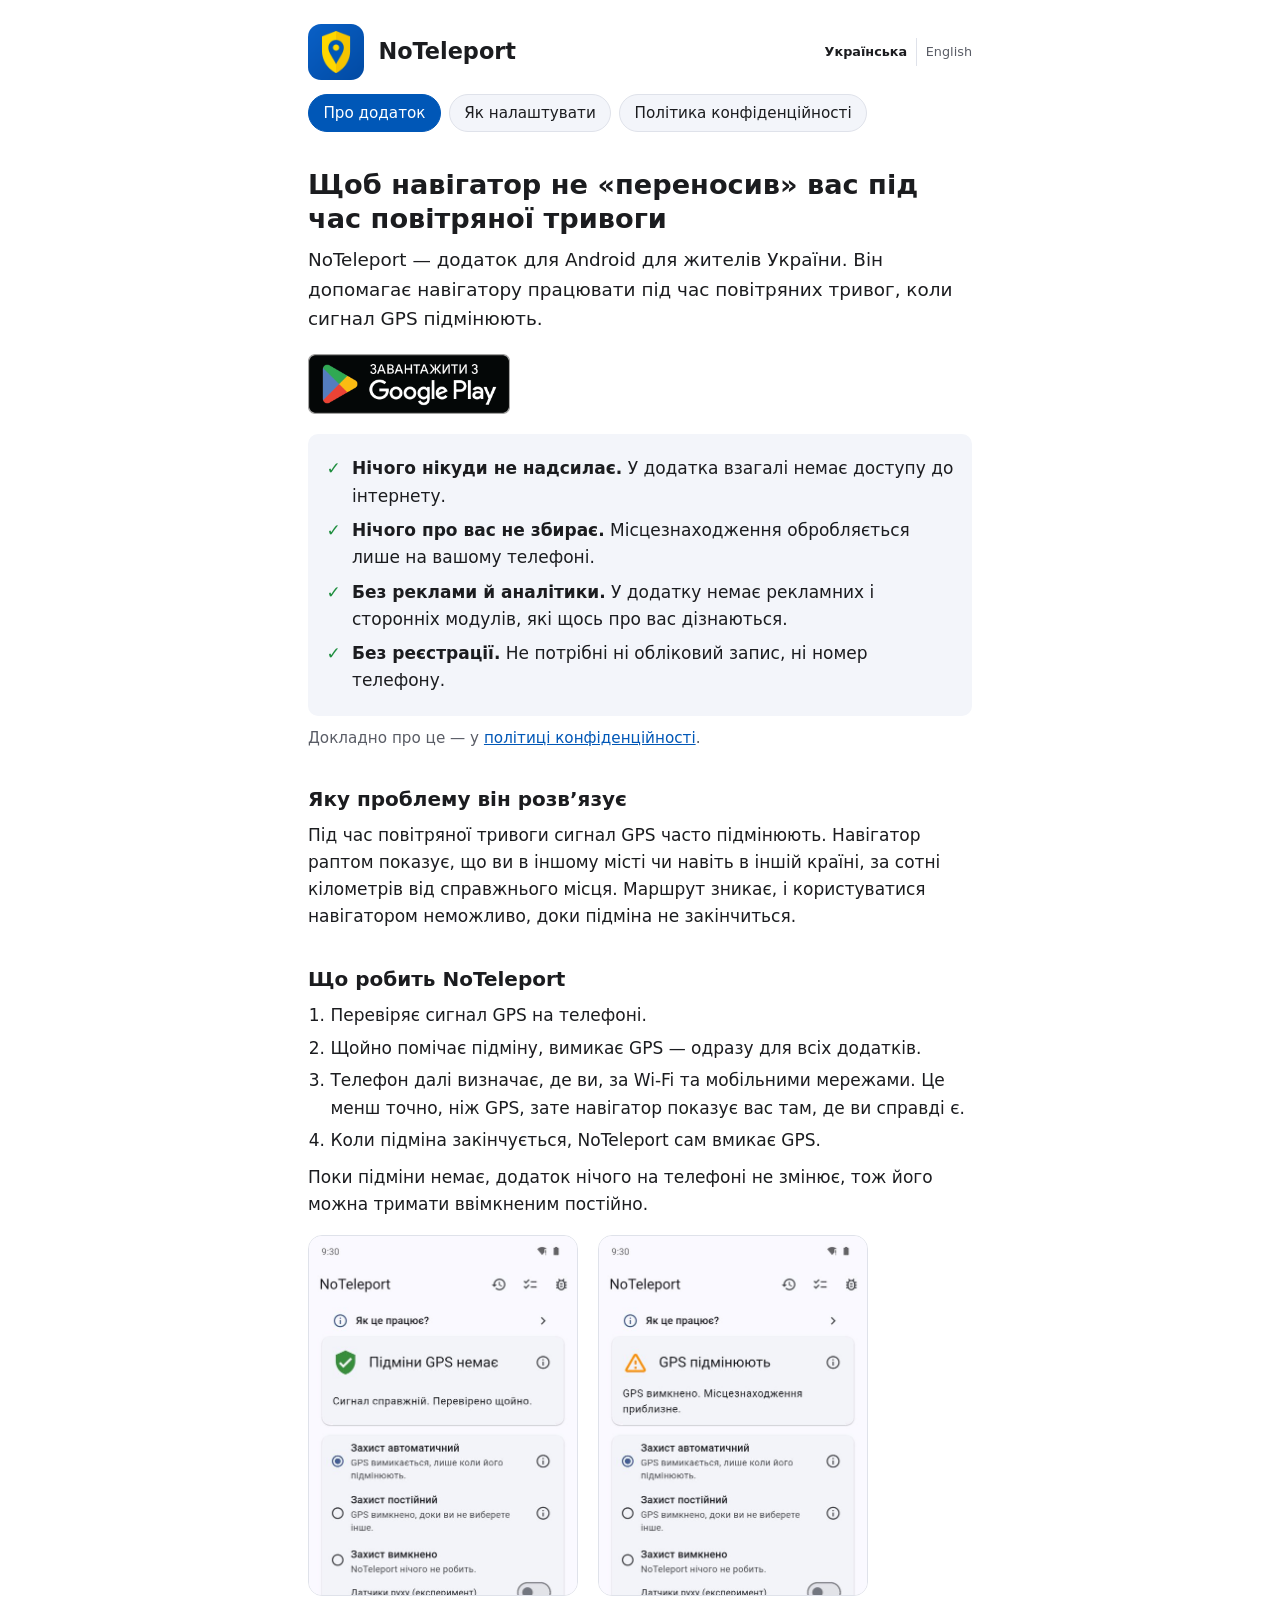
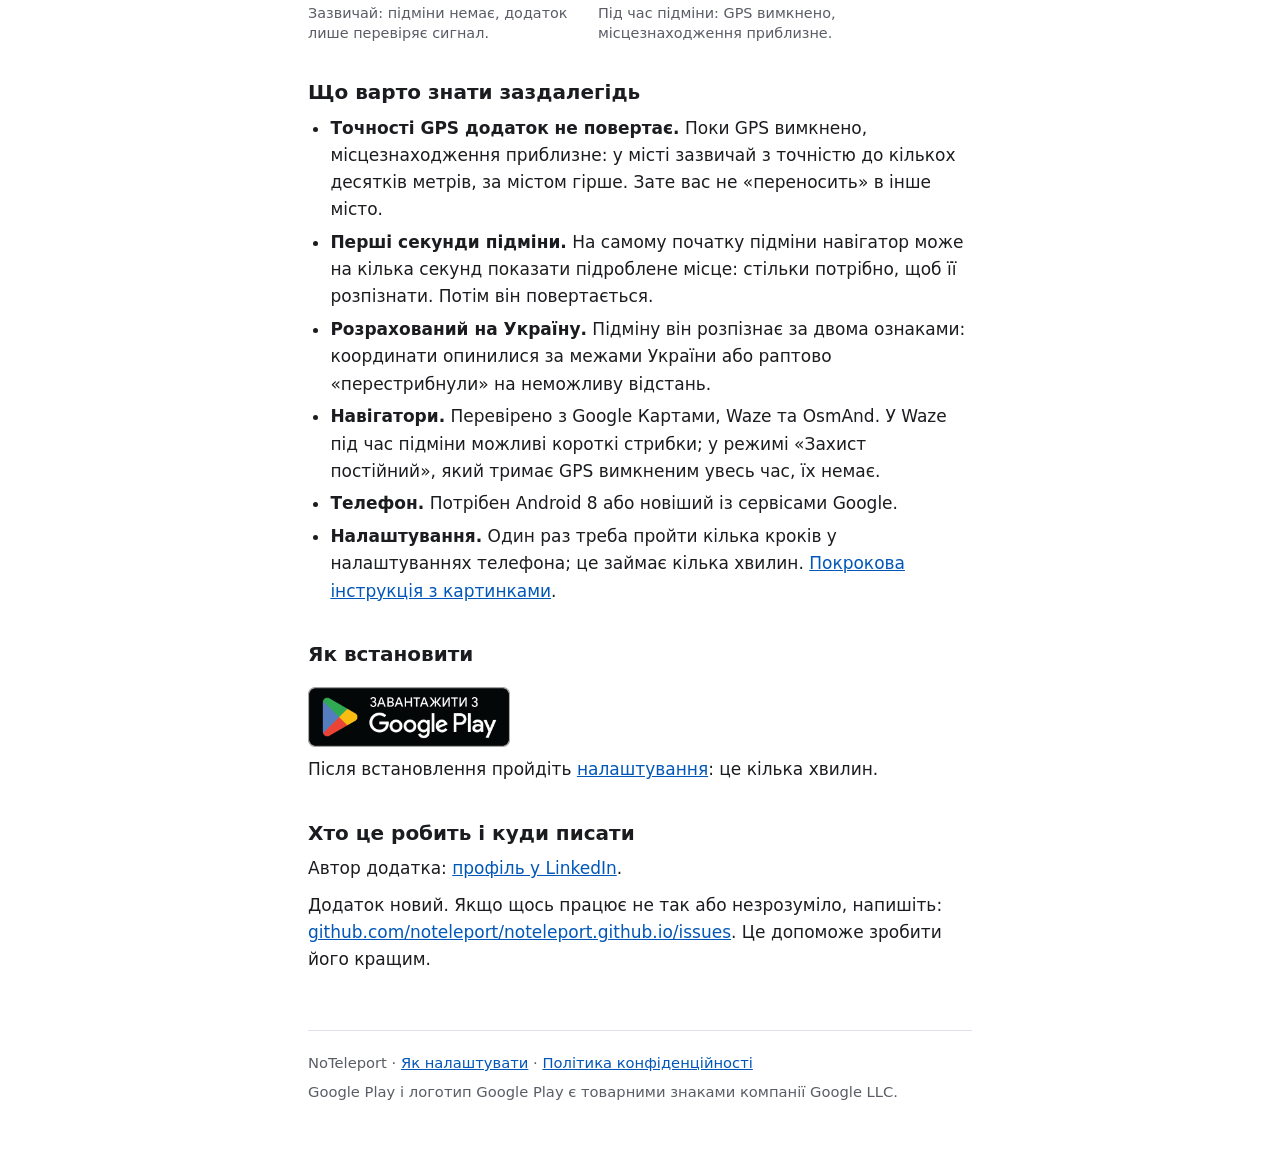
<file: index.html>
<!doctype html>
<html lang="uk">
<head>
  <meta charset="utf-8">
  <meta name="viewport" content="width=device-width, initial-scale=1">
  <title>NoTeleport: щоб навігатор не «переносив» вас під час повітряної тривоги</title>
  <meta name="description" content="Додаток для Android для жителів України. Під час повітряної тривоги сигнал GPS підмінюють, і навігатор показує вас в іншому місті. NoTeleport помічає підміну й не дає їй збити навігацію.">
  <meta property="og:title" content="NoTeleport: щоб навігатор не «переносив» вас під час повітряної тривоги">
  <meta property="og:description" content="Додаток для Android для жителів України. Під час повітряної тривоги сигнал GPS підмінюють, і навігатор показує вас в іншому місті. NoTeleport помічає підміну й не дає їй збити навігацію.">
  <meta property="og:image" content="https://noteleport.github.io/icon.png">
  <meta property="og:url" content="https://noteleport.github.io/">
  <link rel="alternate" hreflang="uk" href="https://noteleport.github.io/">
  <link rel="alternate" hreflang="en" href="https://noteleport.github.io/en/">
  <link rel="alternate" hreflang="x-default" href="https://noteleport.github.io/">
  <link rel="icon" href="icon.png">
  <link rel="stylesheet" href="style.css?v=c97f074e">
</head>
<body>
<main>
  <header>
    <a class="brand" href="./"><img src="icon.png" alt=""><span>NoTeleport</span></a>
    <div class="lang">
      <a href="./" lang="uk" hreflang="uk" aria-current="true"><span class="long">Українська</span><span class="short">Укр</span></a>
      <a href="en/" lang="en" hreflang="en"><span class="long">English</span><span class="short">Eng</span></a>
    </div>
  </header>
  <nav>
    <a href="./" aria-current="page">Про додаток</a>
    <a href="setup/">Як налаштувати</a>
    <a href="privacy/">Політика конфіденційності</a>
  </nav>

  <section>
    <h1>Щоб навігатор не «переносив» вас під час повітряної тривоги</h1>
    <p class="lead">NoTeleport — додаток для Android для жителів України. Він допомагає навігатору працювати під час повітряних тривог, коли сигнал GPS підмінюють.</p>

    <p class="store"><a href="https://play.google.com/store/apps/details?id=io.github.noteleport.app"><img src="img/google-play-uk.png" width="646" height="192" alt="Завантажити з Google Play"></a></p>

    <ul class="promises">
      <li><strong>Нічого нікуди не надсилає.</strong> У додатка взагалі немає доступу до інтернету.</li>
      <li><strong>Нічого про вас не збирає.</strong> Місцезнаходження обробляється лише на вашому телефоні.</li>
      <li><strong>Без реклами й аналітики.</strong> У додатку немає рекламних і сторонніх модулів, які щось про вас дізнаються.</li>
      <li><strong>Без реєстрації.</strong> Не потрібні ні обліковий запис, ні номер телефону.</li>
    </ul>
    <p class="muted">Докладно про це — у <a href="privacy/">політиці конфіденційності</a>.</p>

    <h2>Яку проблему він розв’язує</h2>
    <p>Під час повітряної тривоги сигнал GPS часто підмінюють. Навігатор раптом показує, що ви в іншому місті чи навіть в іншій країні, за сотні кілометрів від справжнього місця. Маршрут зникає, і користуватися навігатором неможливо, доки підміна не закінчиться.</p>

    <h2>Що робить NoTeleport</h2>
    <ol>
      <li>Перевіряє сигнал GPS на телефоні.</li>
      <li>Щойно помічає підміну, вимикає GPS — одразу для всіх додатків.</li>
      <li>Телефон далі визначає, де ви, за Wi-Fi та мобільними мережами. Це менш точно, ніж GPS, зате навігатор показує вас там, де ви справді є.</li>
      <li>Коли підміна закінчується, NoTeleport сам вмикає GPS.</li>
    </ol>
    <p>Поки підміни немає, додаток нічого на телефоні не змінює, тож його можна тримати ввімкненим постійно.</p>

    <div class="shots">
      <figure>
        <img src="img/uk/hero-ok.jpg" width="540" height="725" loading="lazy" alt="Екран NoTeleport: «Підміни GPS немає. Сигнал справжній.»">
        <figcaption>Зазвичай: підміни немає, додаток лише перевіряє сигнал.</figcaption>
      </figure>
      <figure>
        <img src="img/uk/hero-spoofing.jpg" width="540" height="725" loading="lazy" alt="Екран NoTeleport: «GPS підмінюють. GPS вимкнено. Місцезнаходження приблизне.»">
        <figcaption>Під час підміни: GPS вимкнено, місцезнаходження приблизне.</figcaption>
      </figure>
    </div>

    <h2>Що варто знати заздалегідь</h2>
    <ul>
      <li><strong>Точності GPS додаток не повертає.</strong> Поки GPS вимкнено, місцезнаходження приблизне: у місті зазвичай з точністю до кількох десятків метрів, за містом гірше. Зате вас не «переносить» в інше місто.</li>
      <li><strong>Перші секунди підміни.</strong> На самому початку підміни навігатор може на кілька секунд показати підроблене місце: стільки потрібно, щоб її розпізнати. Потім він повертається.</li>
      <li><strong>Розрахований на Україну.</strong> Підміну він розпізнає за двома ознаками: координати опинилися за межами України або раптово «перестрибнули» на неможливу відстань.</li>
      <li><strong>Навігатори.</strong> Перевірено з Google Картами, Waze та OsmAnd. У Waze під час підміни можливі короткі стрибки; у режимі «Захист постійний», який тримає GPS вимкненим увесь час, їх немає.</li>
      <li><strong>Телефон.</strong> Потрібен Android 8 або новіший із сервісами Google.</li>
      <li><strong>Налаштування.</strong> Один раз треба пройти кілька кроків у налаштуваннях телефона; це займає кілька хвилин. <a href="setup/">Покрокова інструкція з картинками</a>.</li>
    </ul>

    <h2>Як встановити</h2>
    <p class="store"><a href="https://play.google.com/store/apps/details?id=io.github.noteleport.app"><img src="img/google-play-uk.png" width="646" height="192" loading="lazy" alt="Завантажити з Google Play"></a></p>
    <p>Після встановлення пройдіть <a href="setup/">налаштування</a>: це кілька хвилин.</p>

    <h2>Хто це робить і куди писати</h2>
    <p>Автор додатка: <a href="https://www.linkedin.com/in/turskyi/" rel="noopener">профіль у LinkedIn</a>.</p>
    <p>Додаток новий. Якщо щось працює не так або незрозуміло, напишіть: <a href="https://github.com/noteleport/noteleport.github.io/issues">github.com/noteleport/noteleport.github.io/issues</a>. Це допоможе зробити його кращим.</p>
  </section>

  <footer>
    <p>NoTeleport · <a href="setup/">Як налаштувати</a> · <a href="privacy/">Політика конфіденційності</a></p>
    <p>Google Play і логотип Google Play є товарними знаками компанії Google LLC.</p>
  </footer>
</main>
</body>
</html>
</file>
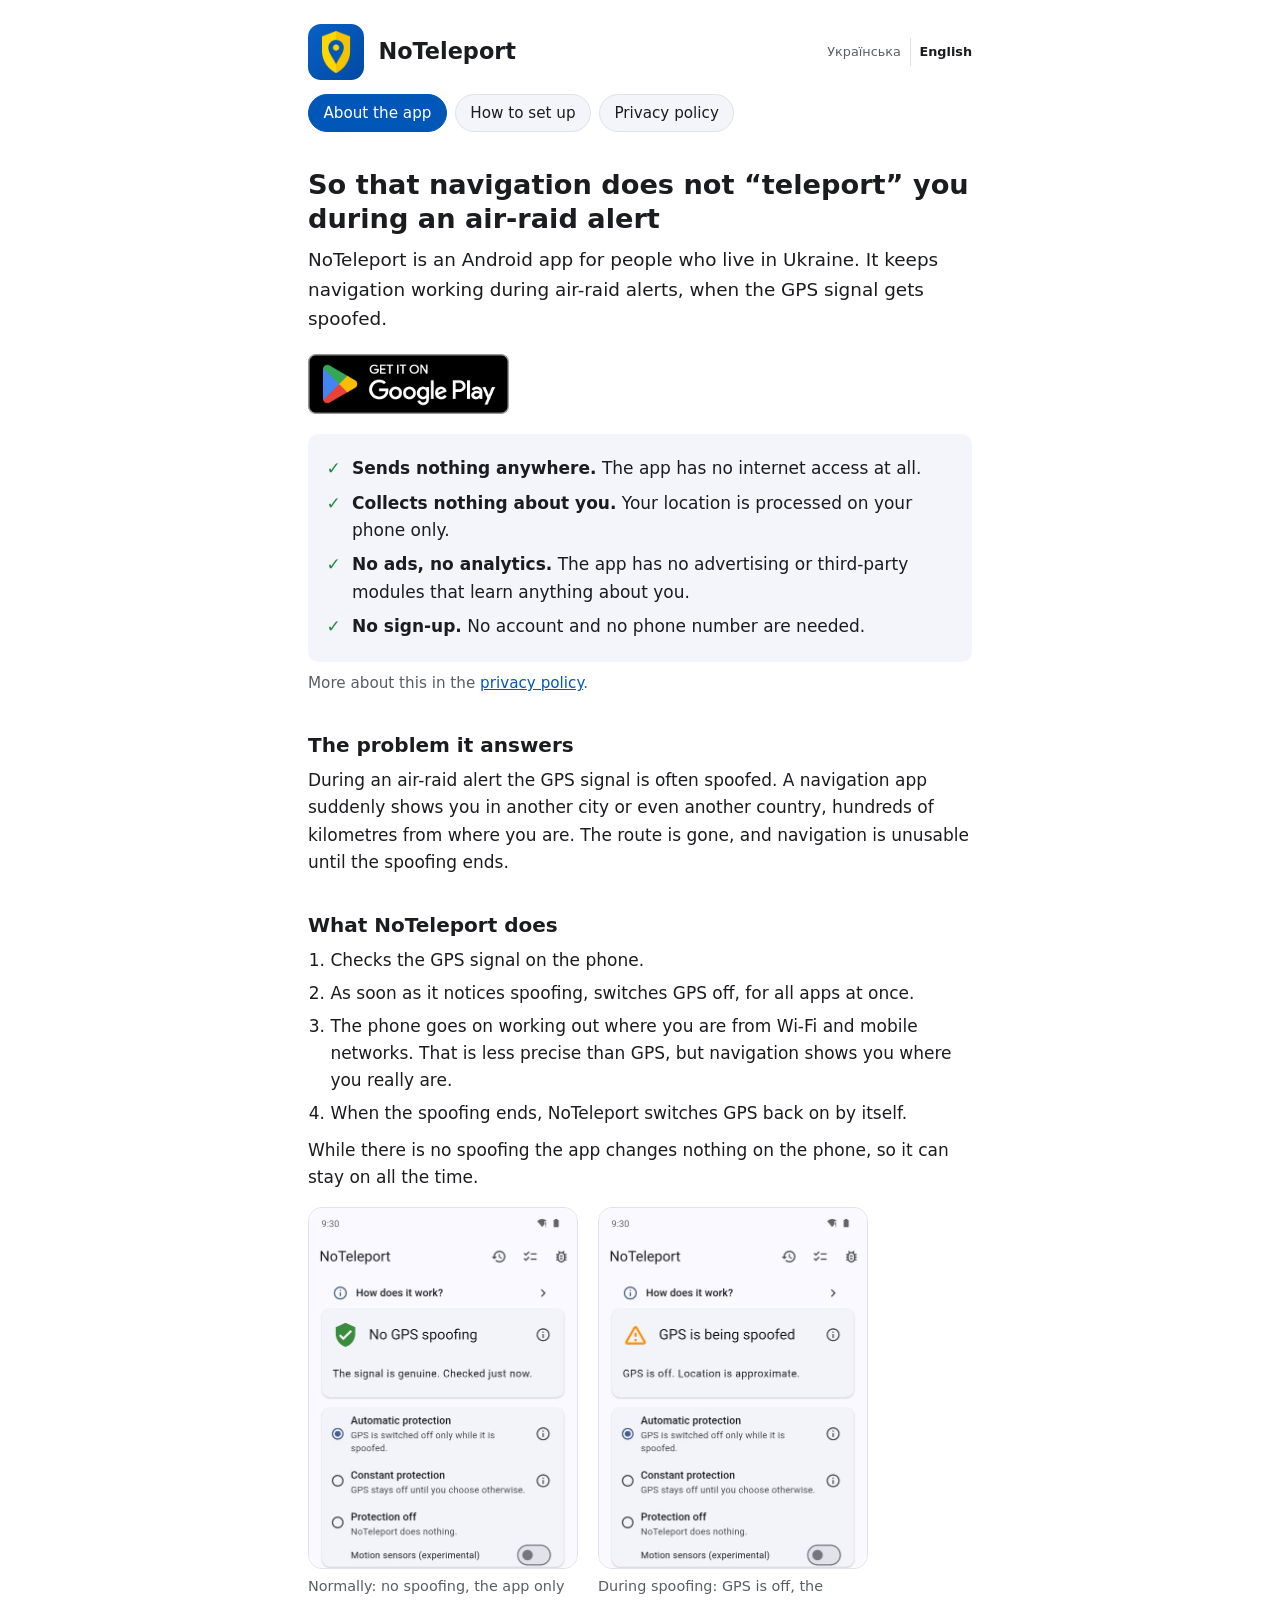
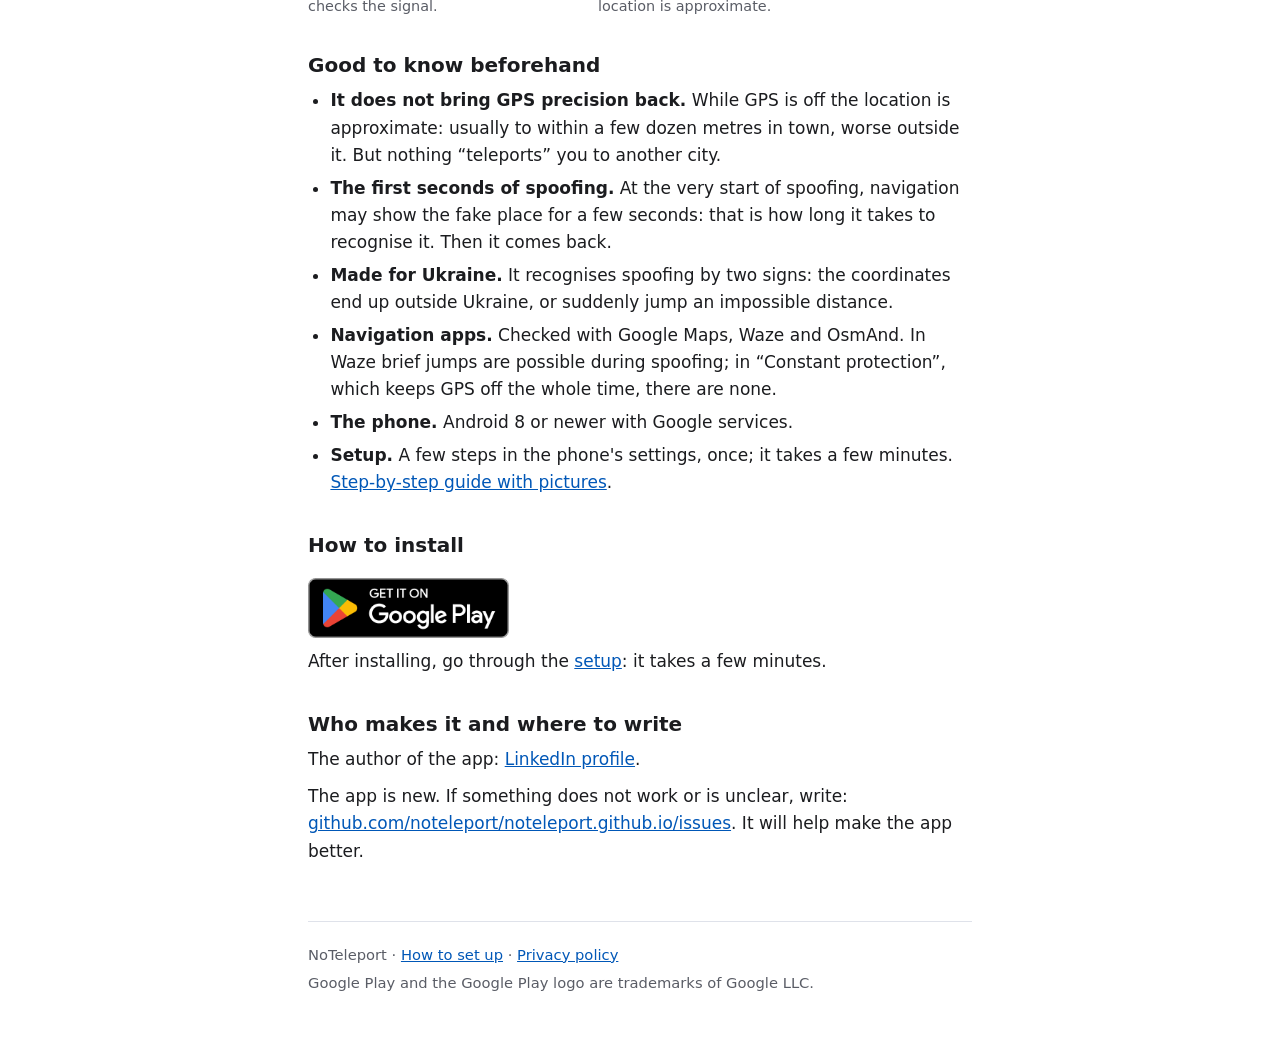
<file: en/index.html>
<!doctype html>
<html lang="en">
<head>
  <meta charset="utf-8">
  <meta name="viewport" content="width=device-width, initial-scale=1">
  <title>NoTeleport: so that navigation does not “teleport” you during an air-raid alert</title>
  <meta name="description" content="An Android app for people who live in Ukraine. During an air-raid alert the GPS signal gets spoofed and navigation shows you in another city. NoTeleport notices the spoofing and keeps it from breaking navigation.">
  <meta property="og:title" content="NoTeleport: so that navigation does not “teleport” you during an air-raid alert">
  <meta property="og:description" content="An Android app for people who live in Ukraine. During an air-raid alert the GPS signal gets spoofed and navigation shows you in another city. NoTeleport notices the spoofing and keeps it from breaking navigation.">
  <meta property="og:image" content="https://noteleport.github.io/icon.png">
  <meta property="og:url" content="https://noteleport.github.io/en/">
  <link rel="alternate" hreflang="uk" href="https://noteleport.github.io/">
  <link rel="alternate" hreflang="en" href="https://noteleport.github.io/en/">
  <link rel="alternate" hreflang="x-default" href="https://noteleport.github.io/">
  <link rel="icon" href="../icon.png">
  <link rel="stylesheet" href="../style.css?v=c97f074e">
</head>
<body>
<main>
  <header>
    <a class="brand" href="../en/"><img src="../icon.png" alt=""><span>NoTeleport</span></a>
    <div class="lang">
      <a href="../" lang="uk" hreflang="uk"><span class="long">Українська</span><span class="short">Укр</span></a>
      <a href="../en/" lang="en" hreflang="en" aria-current="true"><span class="long">English</span><span class="short">Eng</span></a>
    </div>
  </header>
  <nav>
    <a href="../en/" aria-current="page">About the app</a>
    <a href="../en/setup/">How to set up</a>
    <a href="../en/privacy/">Privacy policy</a>
  </nav>

  <section>
    <h1>So that navigation does not “teleport” you during an air-raid alert</h1>
    <p class="lead">NoTeleport is an Android app for people who live in Ukraine. It keeps navigation working during air-raid alerts, when the GPS signal gets spoofed.</p>

    <p class="store"><a href="https://play.google.com/store/apps/details?id=io.github.noteleport.app"><img src="../img/google-play-en.png" width="564" height="168" alt="Get it on Google Play"></a></p>

    <ul class="promises">
      <li><strong>Sends nothing anywhere.</strong> The app has no internet access at all.</li>
      <li><strong>Collects nothing about you.</strong> Your location is processed on your phone only.</li>
      <li><strong>No ads, no analytics.</strong> The app has no advertising or third-party modules that learn anything about you.</li>
      <li><strong>No sign-up.</strong> No account and no phone number are needed.</li>
    </ul>
    <p class="muted">More about this in the <a href="../en/privacy/">privacy policy</a>.</p>

    <h2>The problem it answers</h2>
    <p>During an air-raid alert the GPS signal is often spoofed. A navigation app suddenly shows you in another city or even another country, hundreds of kilometres from where you are. The route is gone, and navigation is unusable until the spoofing ends.</p>

    <h2>What NoTeleport does</h2>
    <ol>
      <li>Checks the GPS signal on the phone.</li>
      <li>As soon as it notices spoofing, switches GPS off, for all apps at once.</li>
      <li>The phone goes on working out where you are from Wi-Fi and mobile networks. That is less precise than GPS, but navigation shows you where you really are.</li>
      <li>When the spoofing ends, NoTeleport switches GPS back on by itself.</li>
    </ol>
    <p>While there is no spoofing the app changes nothing on the phone, so it can stay on all the time.</p>

    <div class="shots">
      <figure>
        <img src="../img/en/hero-ok.jpg" width="540" height="725" loading="lazy" alt="The NoTeleport screen: “No GPS spoofing. The signal is genuine.”">
        <figcaption>Normally: no spoofing, the app only checks the signal.</figcaption>
      </figure>
      <figure>
        <img src="../img/en/hero-spoofing.jpg" width="540" height="725" loading="lazy" alt="The NoTeleport screen: “GPS is being spoofed. GPS is off. Location is approximate.”">
        <figcaption>During spoofing: GPS is off, the location is approximate.</figcaption>
      </figure>
    </div>

    <h2>Good to know beforehand</h2>
    <ul>
      <li><strong>It does not bring GPS precision back.</strong> While GPS is off the location is approximate: usually to within a few dozen metres in town, worse outside it. But nothing “teleports” you to another city.</li>
      <li><strong>The first seconds of spoofing.</strong> At the very start of spoofing, navigation may show the fake place for a few seconds: that is how long it takes to recognise it. Then it comes back.</li>
      <li><strong>Made for Ukraine.</strong> It recognises spoofing by two signs: the coordinates end up outside Ukraine, or suddenly jump an impossible distance.</li>
      <li><strong>Navigation apps.</strong> Checked with Google Maps, Waze and OsmAnd. In Waze brief jumps are possible during spoofing; in “Constant protection”, which keeps GPS off the whole time, there are none.</li>
      <li><strong>The phone.</strong> Android 8 or newer with Google services.</li>
      <li><strong>Setup.</strong> A few steps in the phone's settings, once; it takes a few minutes. <a href="../en/setup/">Step-by-step guide with pictures</a>.</li>
    </ul>

    <h2>How to install</h2>
    <p class="store"><a href="https://play.google.com/store/apps/details?id=io.github.noteleport.app"><img src="../img/google-play-en.png" width="564" height="168" loading="lazy" alt="Get it on Google Play"></a></p>
    <p>After installing, go through the <a href="../en/setup/">setup</a>: it takes a few minutes.</p>

    <h2>Who makes it and where to write</h2>
    <p>The author of the app: <a href="https://www.linkedin.com/in/turskyi/" rel="noopener">LinkedIn profile</a>.</p>
    <p>The app is new. If something does not work or is unclear, write: <a href="https://github.com/noteleport/noteleport.github.io/issues">github.com/noteleport/noteleport.github.io/issues</a>. It will help make the app better.</p>
  </section>

  <footer>
    <p>NoTeleport · <a href="../en/setup/">How to set up</a> · <a href="../en/privacy/">Privacy policy</a></p>
    <p>Google Play and the Google Play logo are trademarks of Google LLC.</p>
  </footer>
</main>
</body>
</html>
</file>
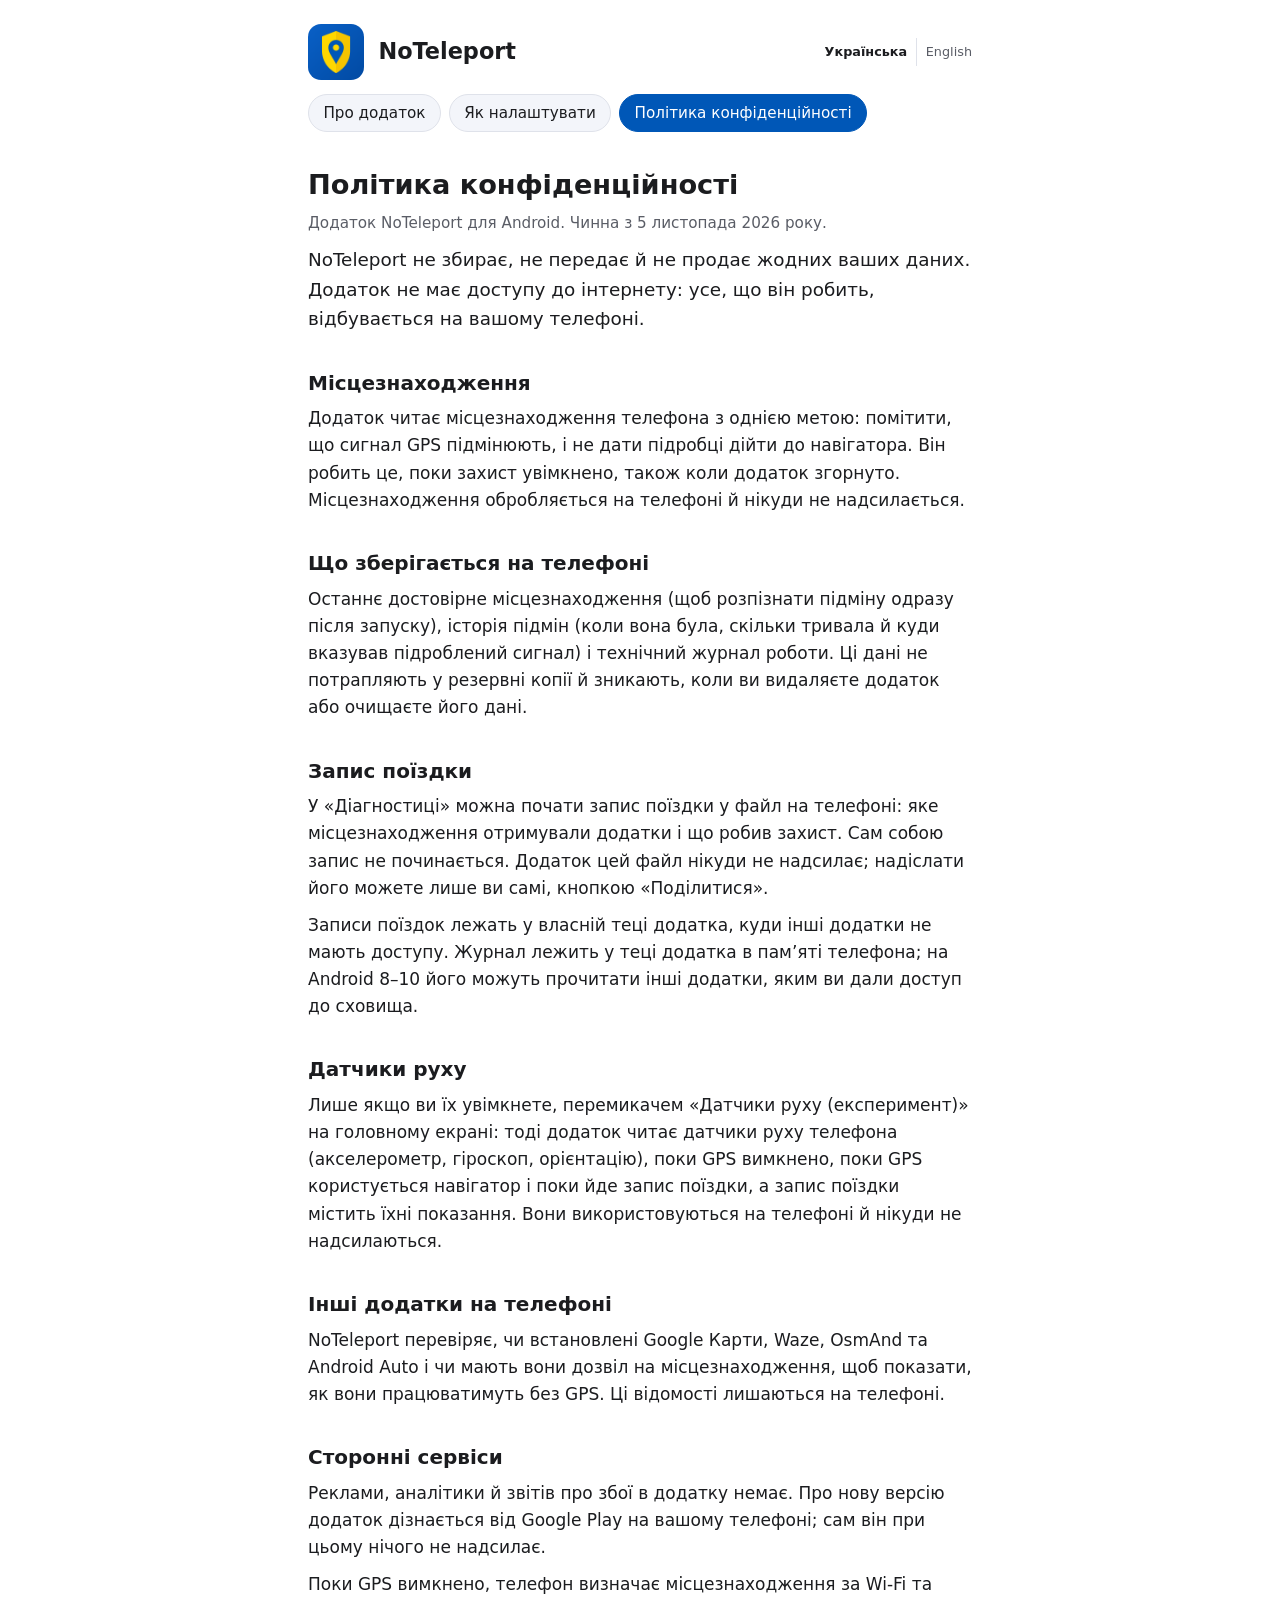
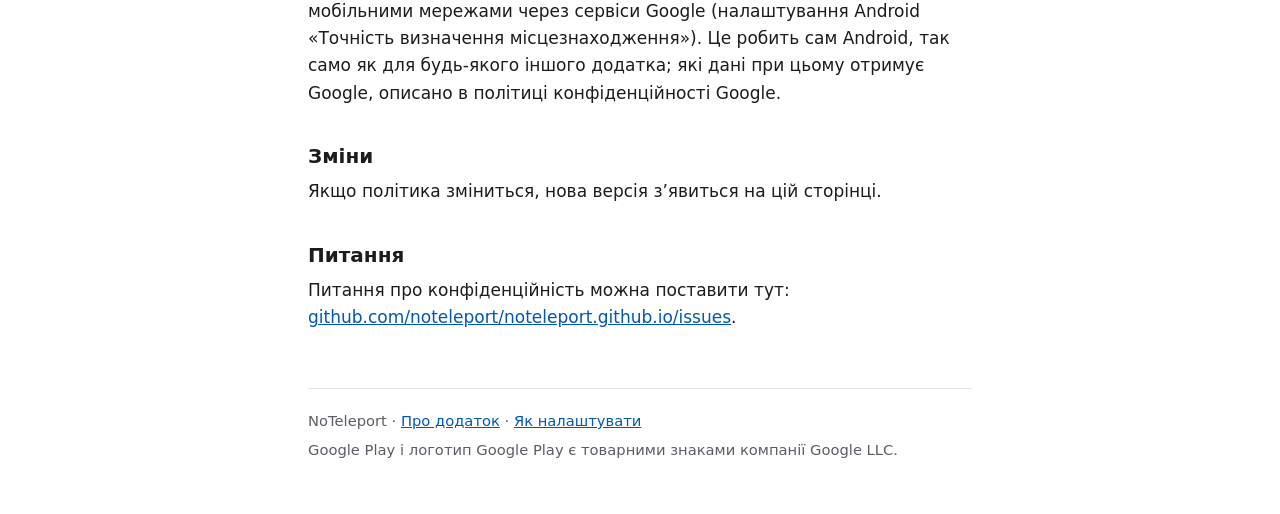
<file: privacy/index.html>
<!doctype html>
<html lang="uk">
<head>
  <meta charset="utf-8">
  <meta name="viewport" content="width=device-width, initial-scale=1">
  <title>NoTeleport: політика конфіденційності</title>
  <meta name="description" content="Політика конфіденційності додатка NoTeleport: що додаток читає, що зберігає на телефоні й чому нічого нікуди не надсилає.">
  <meta property="og:title" content="NoTeleport: політика конфіденційності">
  <meta property="og:description" content="Політика конфіденційності додатка NoTeleport: що додаток читає, що зберігає на телефоні й чому нічого нікуди не надсилає.">
  <meta property="og:image" content="https://noteleport.github.io/icon.png">
  <meta property="og:url" content="https://noteleport.github.io/privacy/">
  <link rel="alternate" hreflang="uk" href="https://noteleport.github.io/privacy/">
  <link rel="alternate" hreflang="en" href="https://noteleport.github.io/en/privacy/">
  <link rel="alternate" hreflang="x-default" href="https://noteleport.github.io/privacy/">
  <link rel="icon" href="../icon.png">
  <link rel="stylesheet" href="../style.css?v=c97f074e">
</head>
<body>
<main>
  <header>
    <a class="brand" href="../"><img src="../icon.png" alt=""><span>NoTeleport</span></a>
    <div class="lang">
      <a href="../privacy/" lang="uk" hreflang="uk" aria-current="true"><span class="long">Українська</span><span class="short">Укр</span></a>
      <a href="../en/privacy/" lang="en" hreflang="en"><span class="long">English</span><span class="short">Eng</span></a>
    </div>
  </header>
  <nav>
    <a href="../">Про додаток</a>
    <a href="../setup/">Як налаштувати</a>
    <a href="../privacy/" aria-current="page">Політика конфіденційності</a>
  </nav>

  <section>
    <h1>Політика конфіденційності</h1>
    <p class="muted">Додаток NoTeleport для Android. Чинна з 5 листопада 2026 року.</p>

    <p class="lead">NoTeleport не збирає, не передає й не продає жодних ваших даних. Додаток не має доступу до інтернету: усе, що він робить, відбувається на вашому телефоні.</p>

    <h2>Місцезнаходження</h2>
    <p>Додаток читає місцезнаходження телефона з однією метою: помітити, що сигнал GPS підмінюють, і не дати підробці дійти до навігатора. Він робить це, поки захист увімкнено, також коли додаток згорнуто. Місцезнаходження обробляється на телефоні й нікуди не надсилається.</p>

    <h2>Що зберігається на телефоні</h2>
    <p>Останнє достовірне місцезнаходження (щоб розпізнати підміну одразу після запуску), історія підмін (коли вона була, скільки тривала й куди вказував підроблений сигнал) і технічний журнал роботи. Ці дані не потрапляють у резервні копії й зникають, коли ви видаляєте додаток або очищаєте його дані.</p>

    <h2>Запис поїздки</h2>
    <p>У «Діагностиці» можна почати запис поїздки у файл на телефоні: яке місцезнаходження отримували додатки і що робив захист. Сам собою запис не починається. Додаток цей файл нікуди не надсилає; надіслати його можете лише ви самі, кнопкою «Поділитися».</p>
    <p>Записи поїздок лежать у власній теці додатка, куди інші додатки не мають доступу. Журнал лежить у теці додатка в пам’яті телефона; на Android 8–10 його можуть прочитати інші додатки, яким ви дали доступ до сховища.</p>

    <h2>Датчики руху</h2>
    <p>Лише якщо ви їх увімкнете, перемикачем «Датчики руху (експеримент)» на головному екрані: тоді додаток читає датчики руху телефона (акселерометр, гіроскоп, орієнтацію), поки GPS вимкнено, поки GPS користується навігатор і поки йде запис поїздки, а запис поїздки містить їхні показання. Вони використовуються на телефоні й нікуди не надсилаються.</p>

    <h2>Інші додатки на телефоні</h2>
    <p>NoTeleport перевіряє, чи встановлені Google Карти, Waze, OsmAnd та Android Auto і чи мають вони дозвіл на місцезнаходження, щоб показати, як вони працюватимуть без GPS. Ці відомості лишаються на телефоні.</p>

    <h2>Сторонні сервіси</h2>
    <p>Реклами, аналітики й звітів про збої в додатку немає. Про нову версію додаток дізнається від Google Play на вашому телефоні; сам він при цьому нічого не надсилає.</p>
    <p>Поки GPS вимкнено, телефон визначає місцезнаходження за Wi-Fi та мобільними мережами через сервіси Google (налаштування Android «Точність визначення місцезнаходження»). Це робить сам Android, так само як для будь-якого іншого додатка; які дані при цьому отримує Google, описано в політиці конфіденційності Google.</p>

    <h2>Зміни</h2>
    <p>Якщо політика зміниться, нова версія з’явиться на цій сторінці.</p>

    <h2>Питання</h2>
    <p>Питання про конфіденційність можна поставити тут: <a href="https://github.com/noteleport/noteleport.github.io/issues">github.com/noteleport/noteleport.github.io/issues</a>.</p>
  </section>

  <footer>
    <p>NoTeleport · <a href="../">Про додаток</a> · <a href="../setup/">Як налаштувати</a></p>
    <p>Google Play і логотип Google Play є товарними знаками компанії Google LLC.</p>
  </footer>
</main>
</body>
</html>
</file>
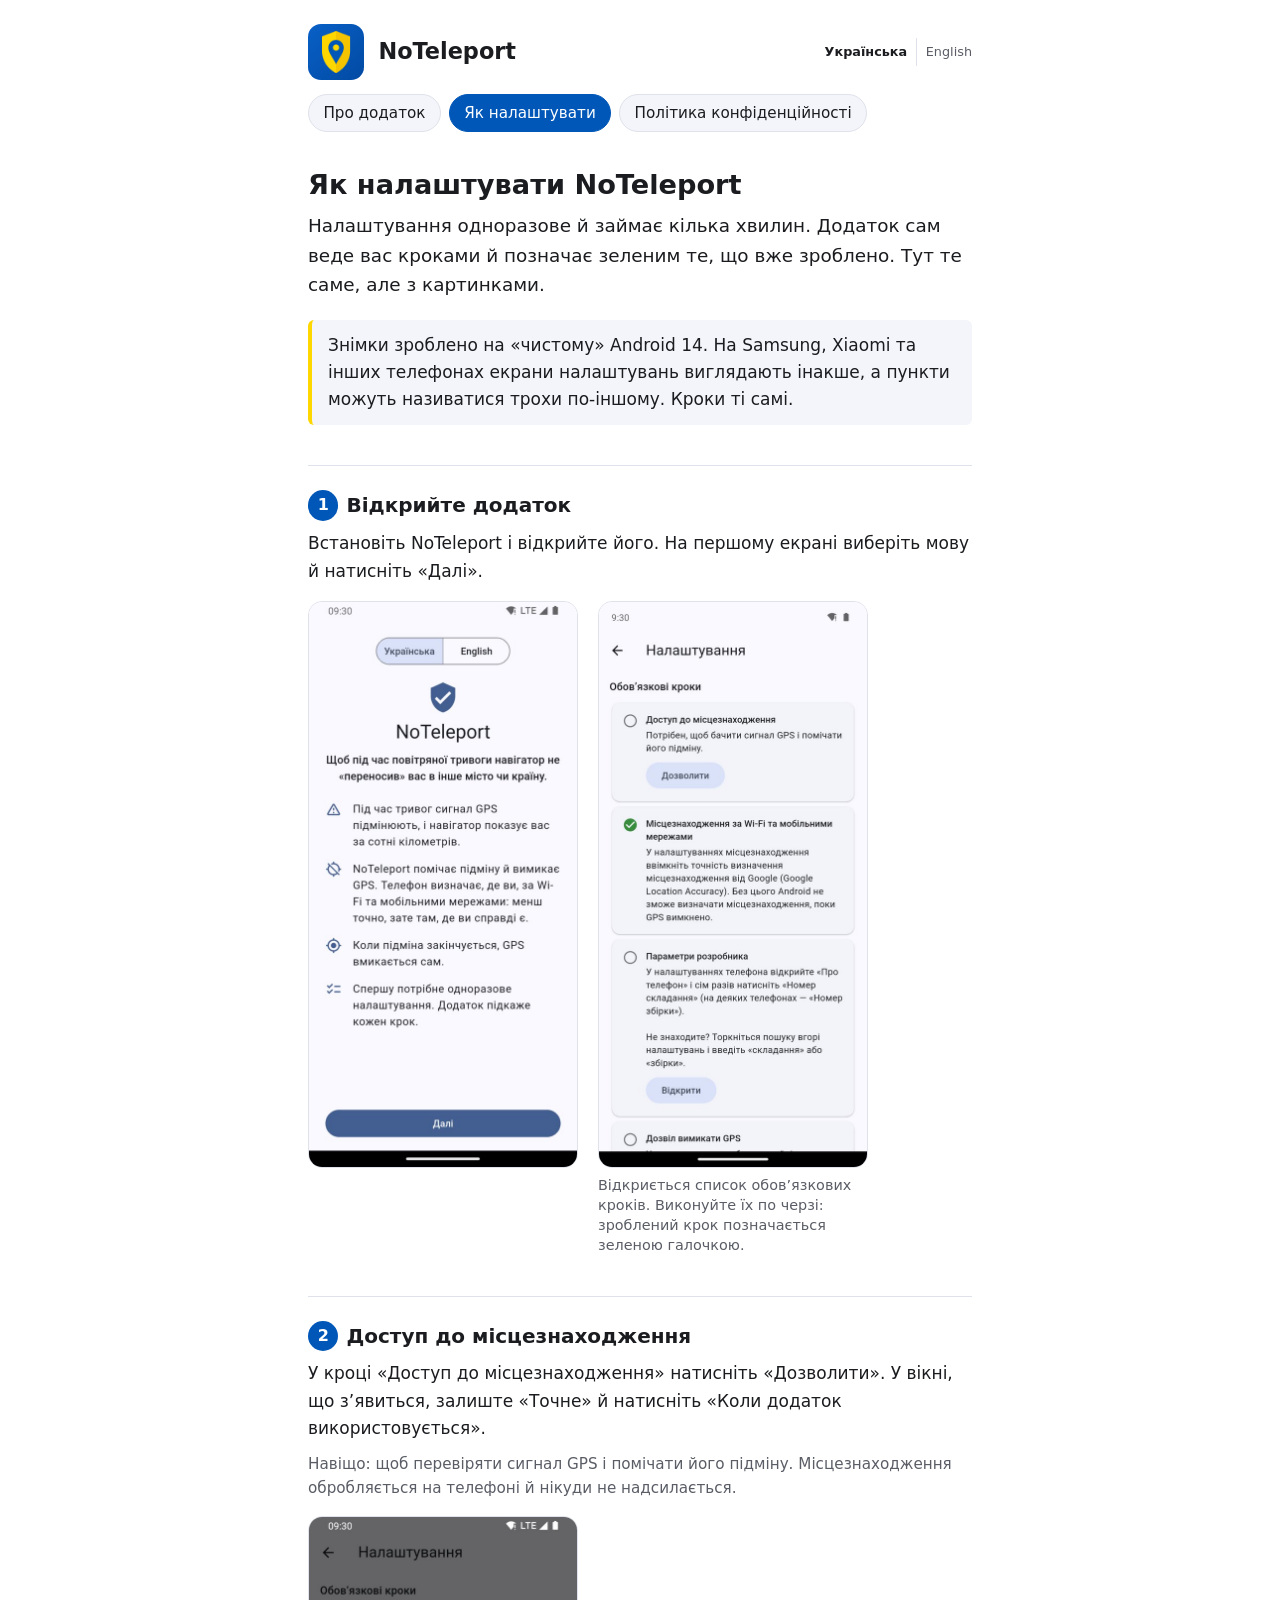
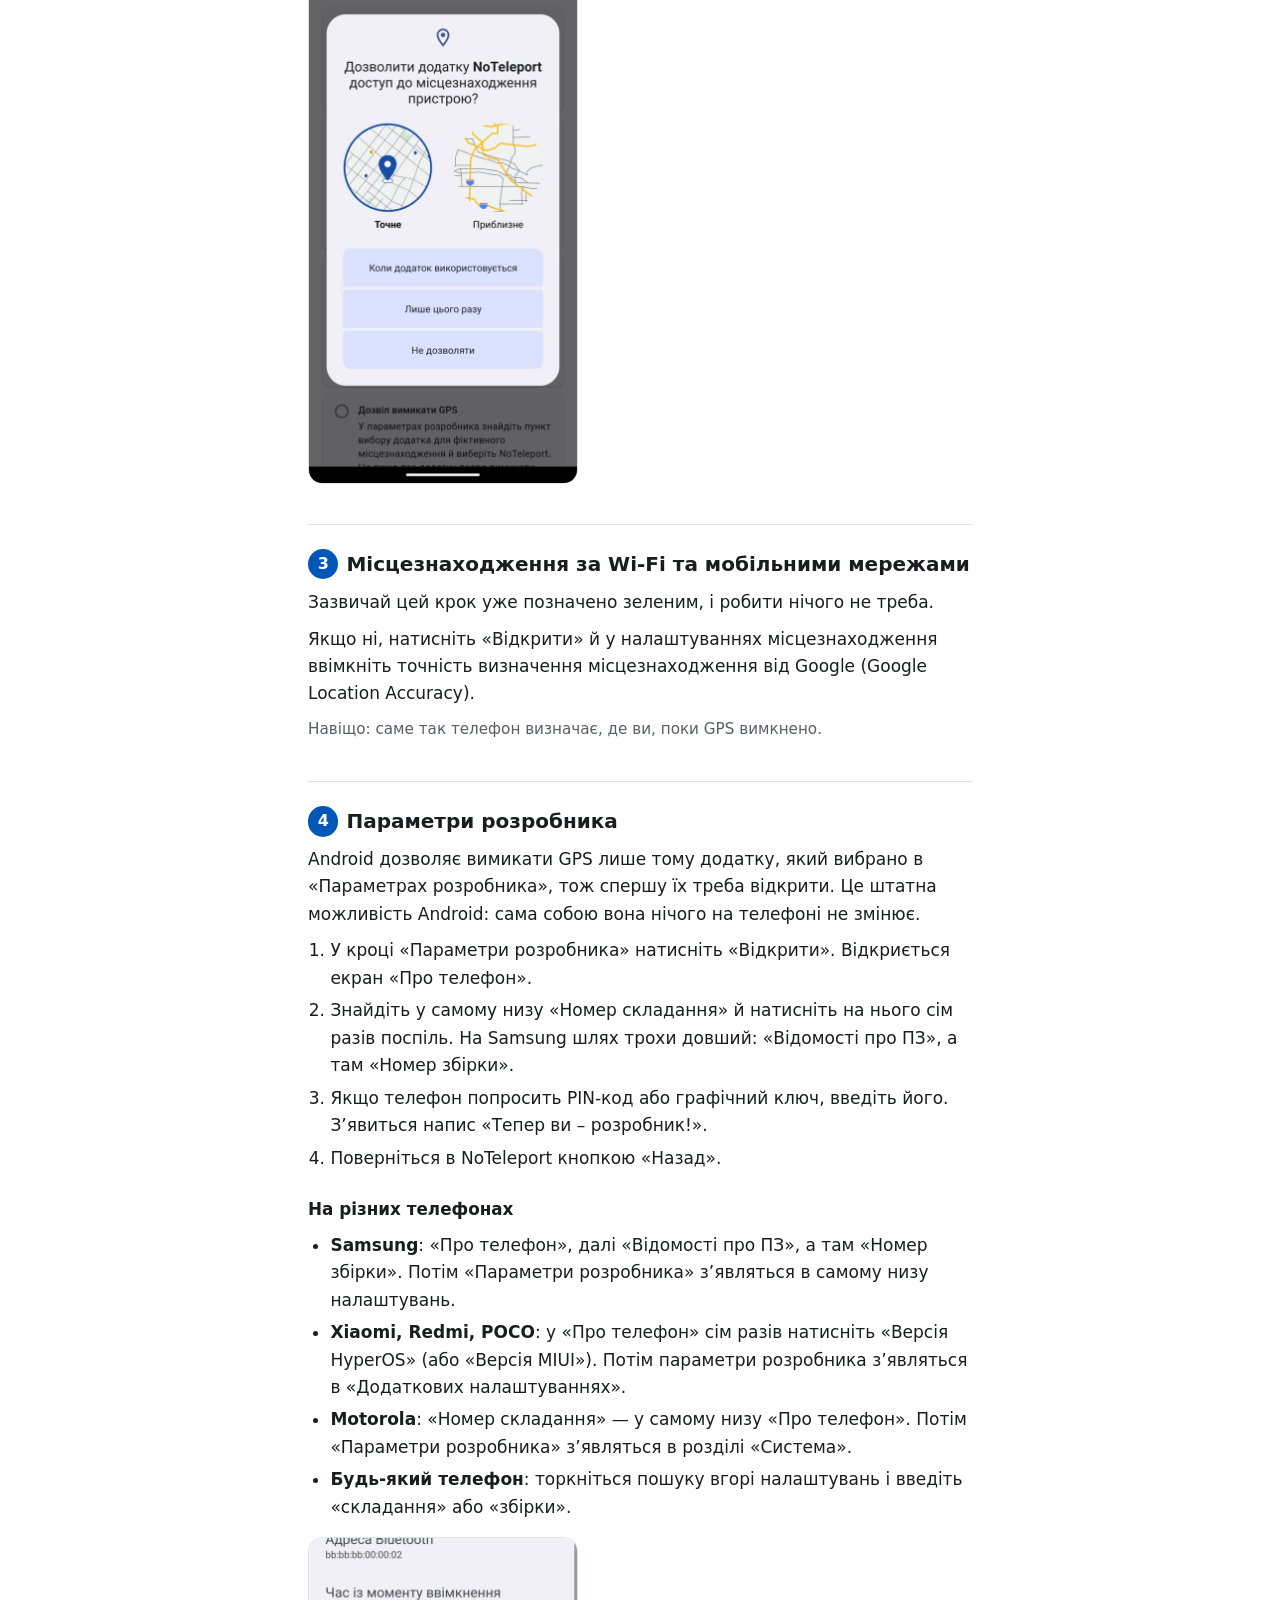
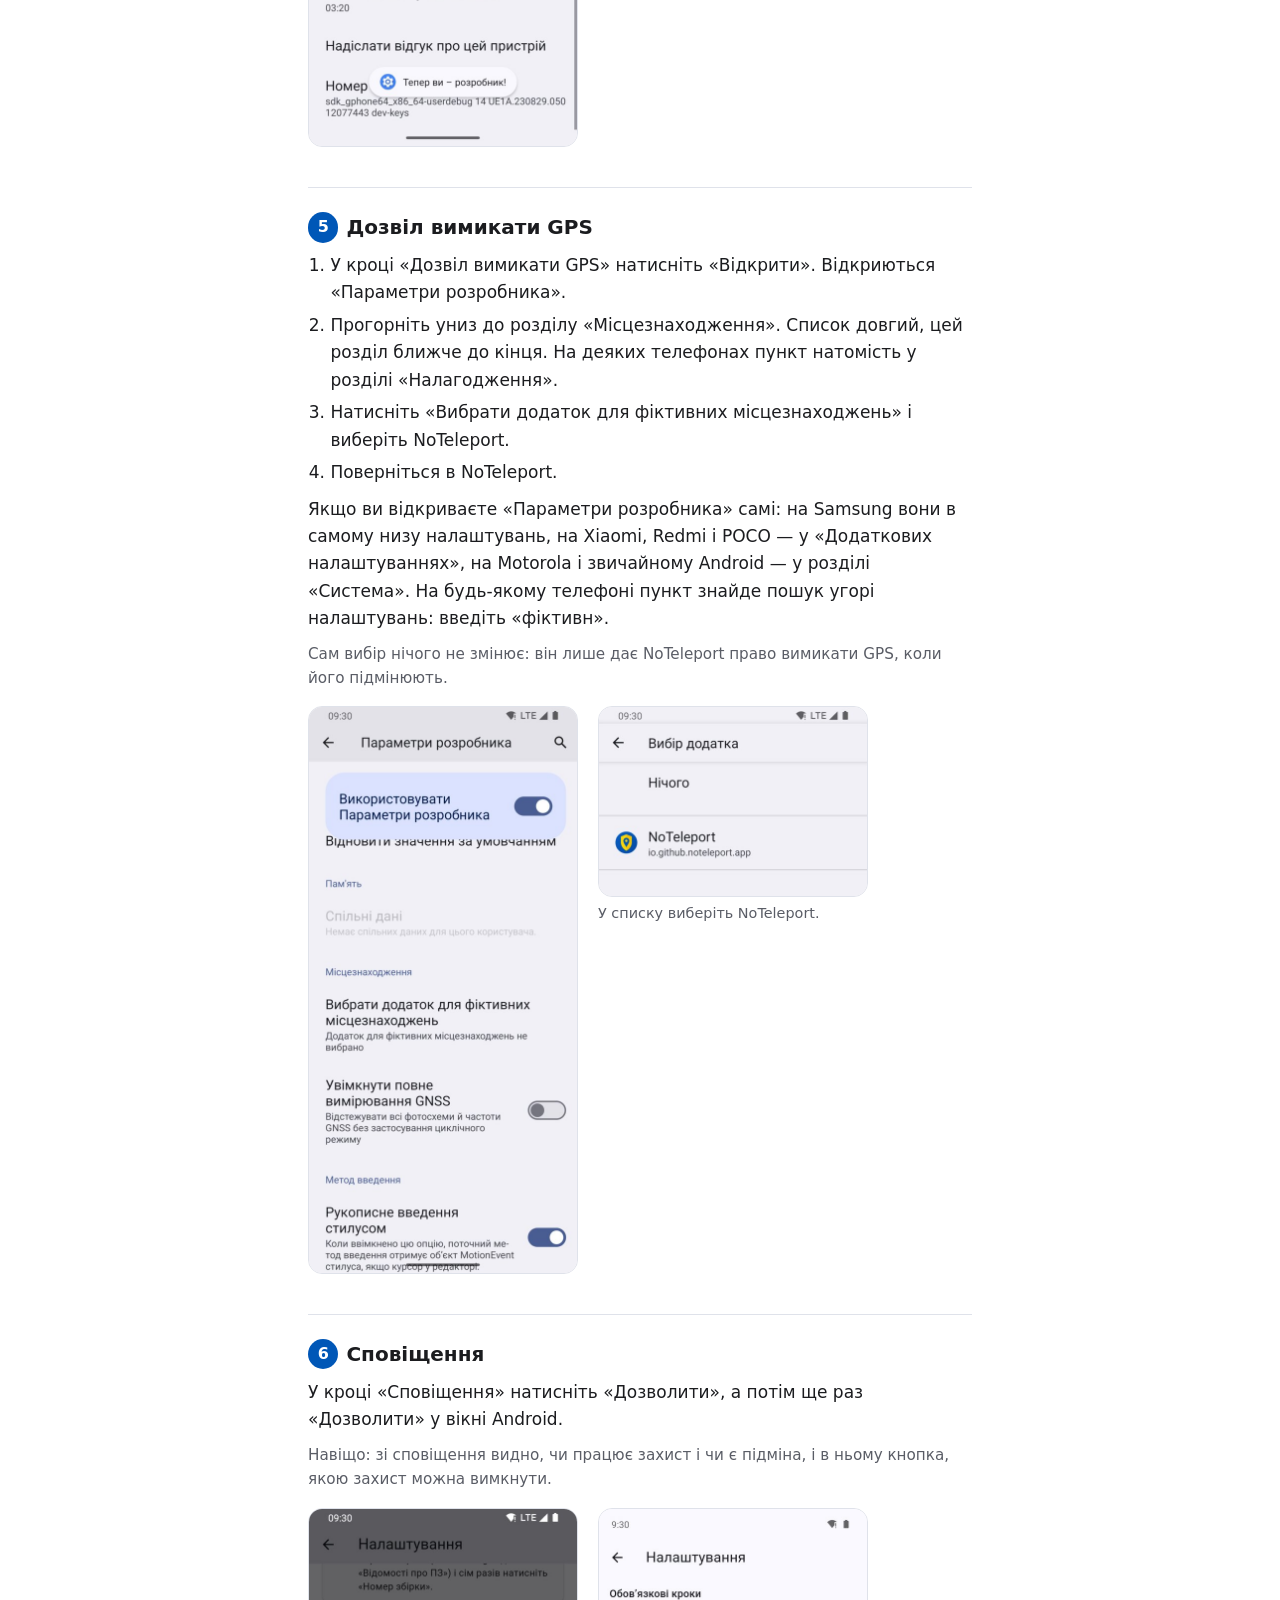
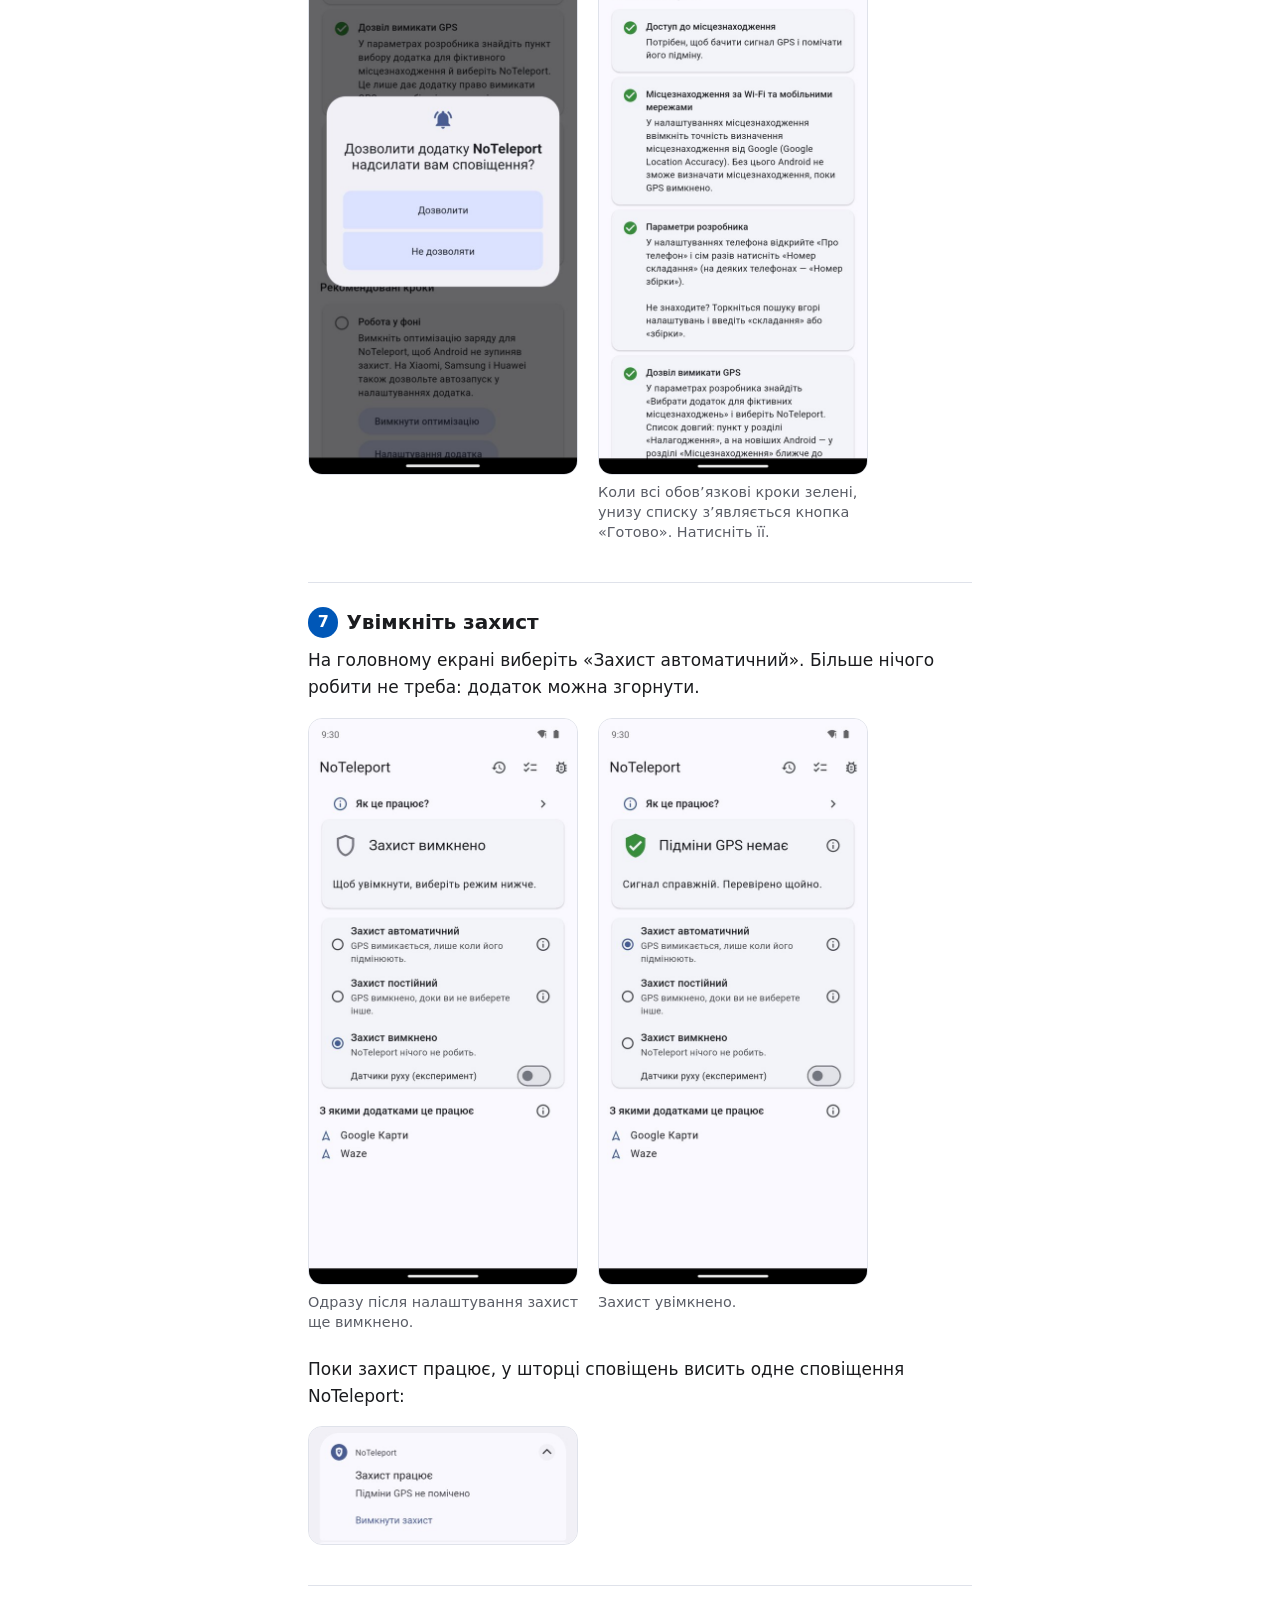
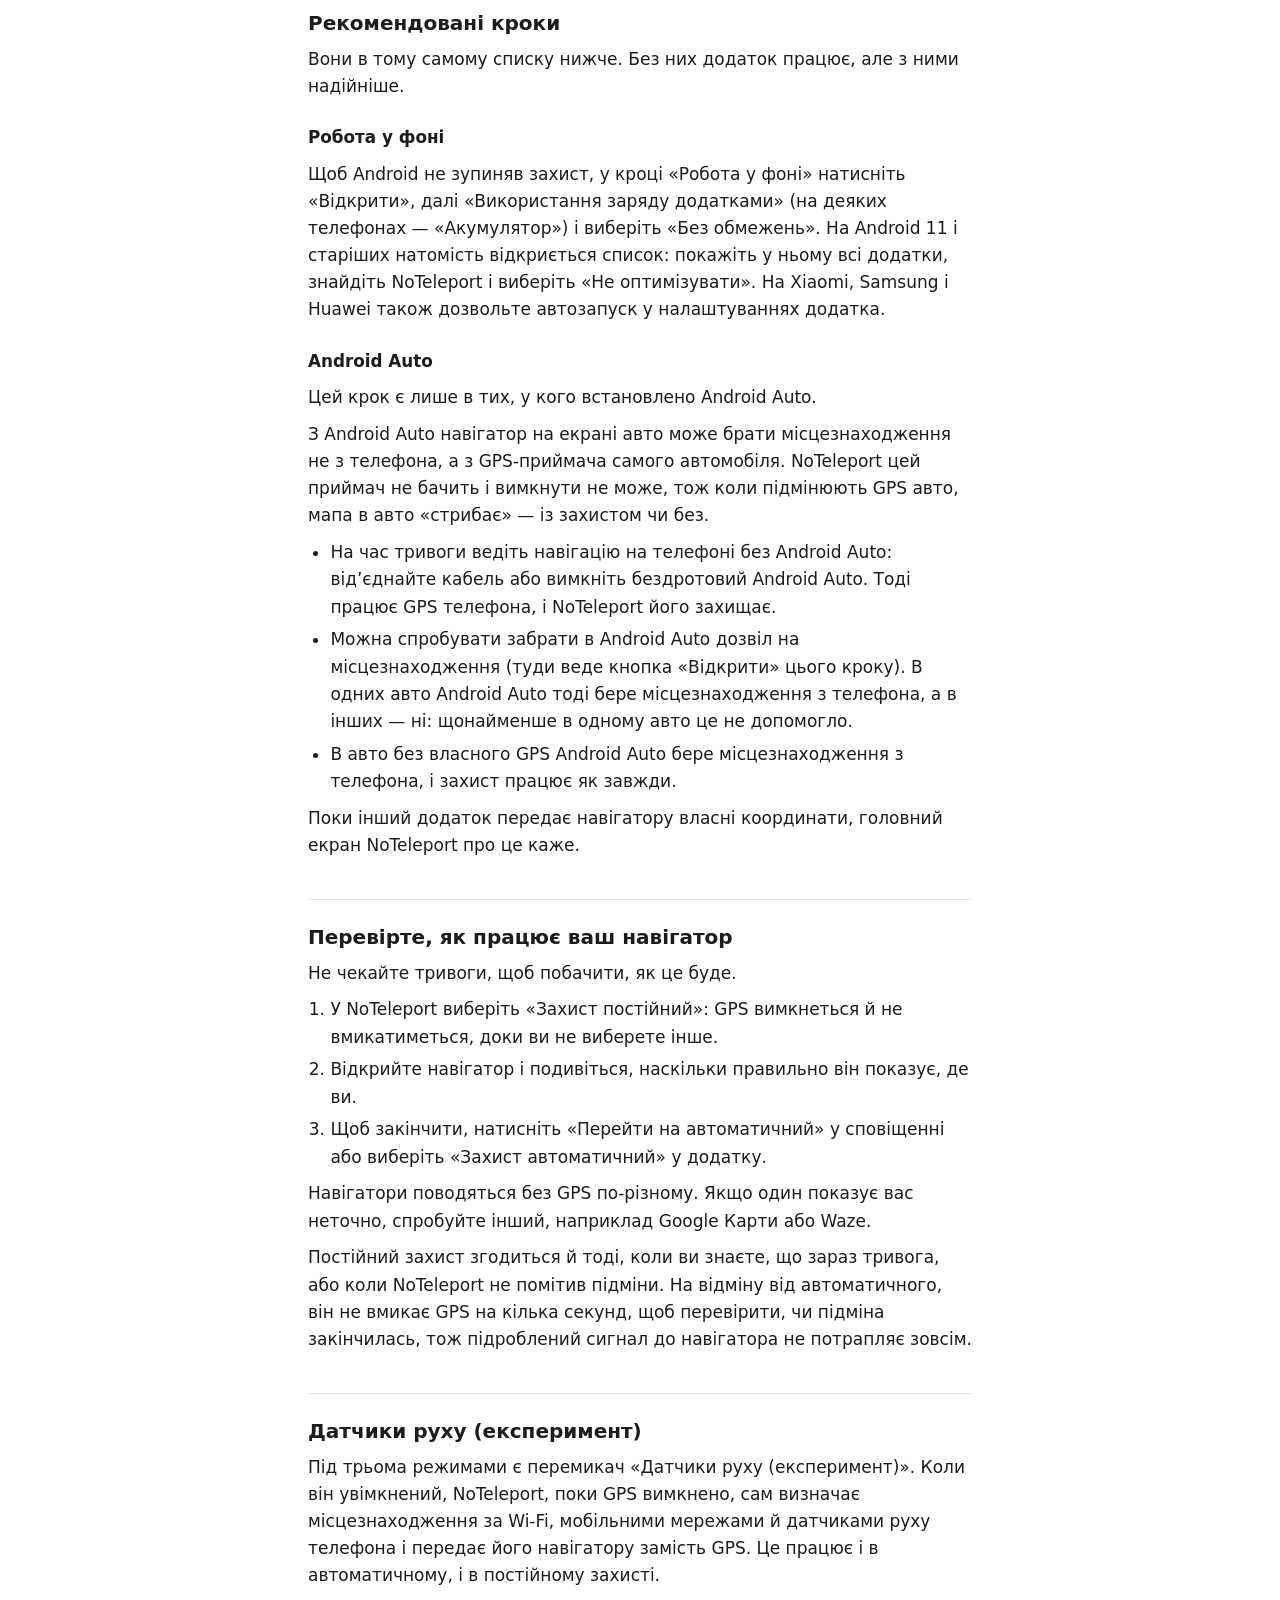
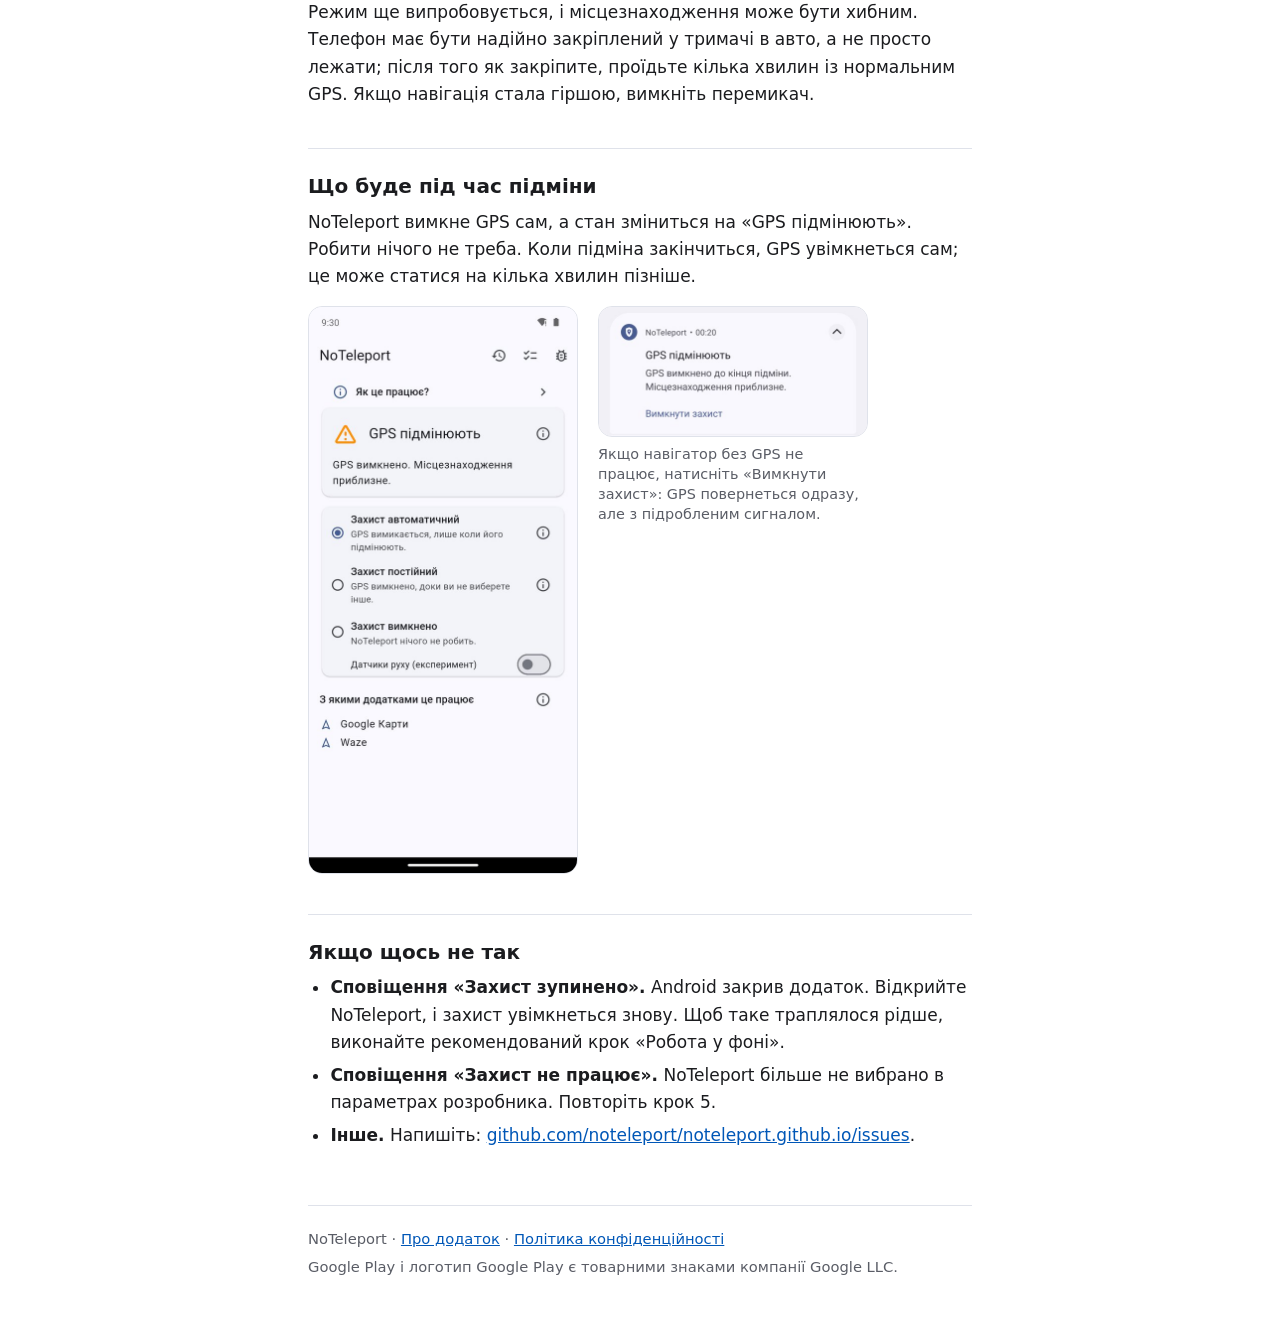
<file: setup/index.html>
<!doctype html>
<html lang="uk">
<head>
  <meta charset="utf-8">
  <meta name="viewport" content="width=device-width, initial-scale=1">
  <title>Як налаштувати NoTeleport</title>
  <meta name="description" content="Покрокова інструкція з картинками: як налаштувати NoTeleport на новому телефоні.">
  <meta property="og:title" content="Як налаштувати NoTeleport">
  <meta property="og:description" content="Покрокова інструкція з картинками: як налаштувати NoTeleport на новому телефоні.">
  <meta property="og:image" content="https://noteleport.github.io/icon.png">
  <meta property="og:url" content="https://noteleport.github.io/setup/">
  <link rel="alternate" hreflang="uk" href="https://noteleport.github.io/setup/">
  <link rel="alternate" hreflang="en" href="https://noteleport.github.io/en/setup/">
  <link rel="alternate" hreflang="x-default" href="https://noteleport.github.io/setup/">
  <link rel="icon" href="../icon.png">
  <link rel="stylesheet" href="../style.css?v=c97f074e">
</head>
<body>
<main>
  <header>
    <a class="brand" href="../"><img src="../icon.png" alt=""><span>NoTeleport</span></a>
    <div class="lang">
      <a href="../setup/" lang="uk" hreflang="uk" aria-current="true"><span class="long">Українська</span><span class="short">Укр</span></a>
      <a href="../en/setup/" lang="en" hreflang="en"><span class="long">English</span><span class="short">Eng</span></a>
    </div>
  </header>
  <nav>
    <a href="../">Про додаток</a>
    <a href="../setup/" aria-current="page">Як налаштувати</a>
    <a href="../privacy/">Політика конфіденційності</a>
  </nav>

  <h1>Як налаштувати NoTeleport</h1>
  <p class="lead">Налаштування одноразове й займає кілька хвилин. Додаток сам веде вас кроками й позначає зеленим те, що вже зроблено. Тут те саме, але з картинками.</p>
  <p class="note">Знімки зроблено на «чистому» Android 14. На Samsung, Xiaomi та інших телефонах екрани налаштувань виглядають інакше, а пункти можуть називатися трохи по-іншому. Кроки ті самі.</p>

  <section class="step">
    <h2><span>1</span>Відкрийте додаток</h2>
    <p>Встановіть NoTeleport і відкрийте його. На першому екрані виберіть мову й натисніть «Далі».</p>
    <div class="shots">
      <figure>
        <img src="../img/uk/01-welcome.jpg" width="540" height="1140" loading="lazy" alt="Перший екран NoTeleport із вибором мови та кнопкою «Далі»">
      </figure>
      <figure>
        <img src="../img/uk/02-setup.jpg" width="540" height="1140" loading="lazy" alt="Список «Обов’язкові кроки» в NoTeleport">
        <figcaption>Відкриється список обов’язкових кроків. Виконуйте їх по черзі: зроблений крок позначається зеленою галочкою.</figcaption>
      </figure>
    </div>
  </section>

  <section class="step">
    <h2><span>2</span>Доступ до місцезнаходження</h2>
    <p>У кроці «Доступ до місцезнаходження» натисніть «Дозволити». У вікні, що з’явиться, залиште «Точне» й натисніть «Коли додаток використовується».</p>
    <p class="muted">Навіщо: щоб перевіряти сигнал GPS і помічати його підміну. Місцезнаходження обробляється на телефоні й нікуди не надсилається.</p>
    <div class="shots">
      <figure>
        <img src="../img/uk/03-location.jpg" width="540" height="1140" loading="lazy" alt="Вікно Android: «Дозволити додатку NoTeleport доступ до місцезнаходження пристрою?»">
      </figure>
    </div>
  </section>

  <section class="step">
    <h2><span>3</span>Місцезнаходження за Wi-Fi та мобільними мережами</h2>
    <p>Зазвичай цей крок уже позначено зеленим, і робити нічого не треба.</p>
    <p>Якщо ні, натисніть «Відкрити» й у налаштуваннях місцезнаходження ввімкніть точність визначення місцезнаходження від Google (Google Location Accuracy).</p>
    <p class="muted">Навіщо: саме так телефон визначає, де ви, поки GPS вимкнено.</p>
  </section>

  <section class="step">
    <h2><span>4</span>Параметри розробника</h2>
    <p>Android дозволяє вимикати GPS лише тому додатку, який вибрано в «Параметрах розробника», тож спершу їх треба відкрити. Це штатна можливість Android: сама собою вона нічого на телефоні не змінює.</p>
    <ol>
      <li>У кроці «Параметри розробника» натисніть «Відкрити». Відкриється екран «Про телефон».</li>
      <li>Знайдіть у самому низу «Номер складання» й натисніть на нього сім разів поспіль. На Samsung шлях трохи довший: «Відомості про ПЗ», а там «Номер збірки».</li>
      <li>Якщо телефон попросить PIN-код або графічний ключ, введіть його. З’явиться напис «Тепер ви – розробник!».</li>
      <li>Поверніться в NoTeleport кнопкою «Назад».</li>
    </ol>
    <h3>На різних телефонах</h3>
    <ul>
      <li><b>Samsung</b>: «Про телефон», далі «Відомості про ПЗ», а там «Номер збірки». Потім «Параметри розробника» з’являться в самому низу налаштувань.</li>
      <li><b>Xiaomi, Redmi, POCO</b>: у «Про телефон» сім разів натисніть «Версія HyperOS» (або «Версія MIUI»). Потім параметри розробника з’являться в «Додаткових налаштуваннях».</li>
      <li><b>Motorola</b>: «Номер складання» — у самому низу «Про телефон». Потім «Параметри розробника» з’являться в розділі «Система».</li>
      <li><b>Будь-який телефон</b>: торкніться пошуку вгорі налаштувань і введіть «складання» або «збірки».</li>
    </ul>
    <div class="shots">
      <figure>
        <img src="../img/uk/04-build-number.jpg" width="540" height="420" loading="lazy" alt="Низ екрана «Про телефон»: пункт «Номер складання» і напис «Тепер ви – розробник!»">
      </figure>
    </div>
  </section>

  <section class="step">
    <h2><span>5</span>Дозвіл вимикати GPS</h2>
    <ol>
      <li>У кроці «Дозвіл вимикати GPS» натисніть «Відкрити». Відкриються «Параметри розробника».</li>
      <li>Прогорніть униз до розділу «Місцезнаходження». Список довгий, цей розділ ближче до кінця. На деяких телефонах пункт натомість у розділі «Налагодження».</li>
      <li>Натисніть «Вибрати додаток для фіктивних місцезнаходжень» і виберіть NoTeleport.</li>
      <li>Поверніться в NoTeleport.</li>
    </ol>
    <p>Якщо ви відкриваєте «Параметри розробника» самі: на Samsung вони в самому низу налаштувань, на Xiaomi, Redmi і POCO — у «Додаткових налаштуваннях», на Motorola і звичайному Android — у розділі «Система». На будь-якому телефоні пункт знайде пошук угорі налаштувань: введіть «фіктивн».</p>
    <p class="muted">Сам вибір нічого не змінює: він лише дає NoTeleport право вимикати GPS, коли його підмінюють.</p>
    <div class="shots">
      <figure>
        <img src="../img/uk/05-dev-options.jpg" width="540" height="1140" loading="lazy" alt="«Параметри розробника», розділ «Місцезнаходження», пункт «Вибрати додаток для фіктивних місцезнаходжень»">
      </figure>
      <figure>
        <img src="../img/uk/06-mock-app.jpg" width="540" height="380" loading="lazy" alt="Список «Вибір додатка» з пунктом NoTeleport">
        <figcaption>У списку виберіть NoTeleport.</figcaption>
      </figure>
    </div>
  </section>

  <section class="step">
    <h2><span>6</span>Сповіщення</h2>
    <p>У кроці «Сповіщення» натисніть «Дозволити», а потім ще раз «Дозволити» у вікні Android.</p>
    <p class="muted">Навіщо: зі сповіщення видно, чи працює захист і чи є підміна, і в ньому кнопка, якою захист можна вимкнути.</p>
    <div class="shots">
      <figure>
        <img src="../img/uk/07-notifications.jpg" width="540" height="1140" loading="lazy" alt="Вікно Android: «Дозволити додатку NoTeleport надсилати вам сповіщення?»">
      </figure>
      <figure>
        <img src="../img/uk/08-setup-done.jpg" width="540" height="1140" loading="lazy" alt="Усі обов’язкові кроки позначено зеленими галочками">
        <figcaption>Коли всі обов’язкові кроки зелені, унизу списку з’являється кнопка «Готово». Натисніть її.</figcaption>
      </figure>
    </div>
  </section>

  <section class="step">
    <h2><span>7</span>Увімкніть захист</h2>
    <p>На головному екрані виберіть «Захист автоматичний». Більше нічого робити не треба: додаток можна згорнути.</p>
    <div class="shots">
      <figure>
        <img src="../img/uk/09-home-off.jpg" width="540" height="1140" loading="lazy" alt="Головний екран NoTeleport: «Захист вимкнено»">
        <figcaption>Одразу після налаштування захист ще вимкнено.</figcaption>
      </figure>
      <figure>
        <img src="../img/uk/10-home-on.jpg" width="540" height="1140" loading="lazy" alt="Головний екран NoTeleport: «Підміни GPS немає», вибрано «Захист автоматичний»">
        <figcaption>Захист увімкнено.</figcaption>
      </figure>
    </div>
    <p>Поки захист працює, у шторці сповіщень висить одне сповіщення NoTeleport:</p>
    <div class="shots">
      <figure>
        <img src="../img/uk/11-notification.jpg" width="540" height="235" loading="lazy" alt="Сповіщення NoTeleport: «Захист працює. Підміни GPS не помічено.» з кнопкою «Вимкнути захист»">
      </figure>
    </div>
  </section>

  <section class="step">
    <h2>Рекомендовані кроки</h2>
    <p>Вони в тому самому списку нижче. Без них додаток працює, але з ними надійніше.</p>
    <h3>Робота у фоні</h3>
    <p>Щоб Android не зупиняв захист, у кроці «Робота у фоні» натисніть «Відкрити», далі «Використання заряду додатками» (на деяких телефонах — «Акумулятор») і виберіть «Без обмежень». На Android 11 і старіших натомість відкриється список: покажіть у ньому всі додатки, знайдіть NoTeleport і виберіть «Не оптимізувати». На Xiaomi, Samsung і Huawei також дозвольте автозапуск у налаштуваннях додатка.</p>
    <h3>Android Auto</h3>
    <p>Цей крок є лише в тих, у кого встановлено Android Auto.</p>
    <p>З Android Auto навігатор на екрані авто може брати місцезнаходження не з телефона, а з GPS-приймача самого автомобіля. NoTeleport цей приймач не бачить і вимкнути не може, тож коли підмінюють GPS авто, мапа в авто «стрибає» — із захистом чи без.</p>
    <ul>
      <li>На час тривоги ведіть навігацію на телефоні без Android Auto: від’єднайте кабель або вимкніть бездротовий Android Auto. Тоді працює GPS телефона, і NoTeleport його захищає.</li>
      <li>Можна спробувати забрати в Android Auto дозвіл на місцезнаходження (туди веде кнопка «Відкрити» цього кроку). В одних авто Android Auto тоді бере місцезнаходження з телефона, а в інших — ні: щонайменше в одному авто це не допомогло.</li>
      <li>В авто без власного GPS Android Auto бере місцезнаходження з телефона, і захист працює як завжди.</li>
    </ul>
    <p>Поки інший додаток передає навігатору власні координати, головний екран NoTeleport про це каже.</p>
  </section>

  <section class="step">
    <h2>Перевірте, як працює ваш навігатор</h2>
    <p>Не чекайте тривоги, щоб побачити, як це буде.</p>
    <ol>
      <li>У NoTeleport виберіть «Захист постійний»: GPS вимкнеться й не вмикатиметься, доки ви не виберете інше.</li>
      <li>Відкрийте навігатор і подивіться, наскільки правильно він показує, де ви.</li>
      <li>Щоб закінчити, натисніть «Перейти на автоматичний» у сповіщенні або виберіть «Захист автоматичний» у додатку.</li>
    </ol>
    <p>Навігатори поводяться без GPS по-різному. Якщо один показує вас неточно, спробуйте інший, наприклад Google Карти або Waze.</p>
    <p>Постійний захист згодиться й тоді, коли ви знаєте, що зараз тривога, або коли NoTeleport не помітив підміни. На відміну від автоматичного, він не вмикає GPS на кілька секунд, щоб перевірити, чи підміна закінчилась, тож підроблений сигнал до навігатора не потрапляє зовсім.</p>
  </section>

  <section class="step">
    <h2>Датчики руху (експеримент)</h2>
    <p>Під трьома режимами є перемикач «Датчики руху (експеримент)». Коли він увімкнений, NoTeleport, поки GPS вимкнено, сам визначає місцезнаходження за Wi-Fi, мобільними мережами й датчиками руху телефона і передає його навігатору замість GPS. Це працює і в автоматичному, і в постійному захисті.</p>
    <p>Режим ще випробовується, і місцезнаходження може бути хибним. Телефон має бути надійно закріплений у тримачі в авто, а не просто лежати; після того як закріпите, проїдьте кілька хвилин із нормальним GPS. Якщо навігація стала гіршою, вимкніть перемикач.</p>
  </section>

  <section class="step">
    <h2>Що буде під час підміни</h2>
    <p>NoTeleport вимкне GPS сам, а стан зміниться на «GPS підмінюють». Робити нічого не треба. Коли підміна закінчиться, GPS увімкнеться сам; це може статися на кілька хвилин пізніше.</p>
    <div class="shots">
      <figure>
        <img src="../img/uk/12-spoofing.jpg" width="540" height="1140" loading="lazy" alt="Головний екран NoTeleport: «GPS підмінюють. GPS вимкнено. Місцезнаходження приблизне.»">
      </figure>
      <figure>
        <img src="../img/uk/13-notification-spoofing.jpg" width="540" height="260" loading="lazy" alt="Сповіщення NoTeleport: «GPS підмінюють. GPS вимкнено до кінця підміни. Місцезнаходження приблизне.»">
        <figcaption>Якщо навігатор без GPS не працює, натисніть «Вимкнути захист»: GPS повернеться одразу, але з підробленим сигналом.</figcaption>
      </figure>
    </div>
  </section>

  <section class="step">
    <h2>Якщо щось не так</h2>
    <ul>
      <li><strong>Сповіщення «Захист зупинено».</strong> Android закрив додаток. Відкрийте NoTeleport, і захист увімкнеться знову. Щоб таке траплялося рідше, виконайте рекомендований крок «Робота у фоні».</li>
      <li><strong>Сповіщення «Захист не працює».</strong> NoTeleport більше не вибрано в параметрах розробника. Повторіть крок 5.</li>
      <li><strong>Інше.</strong> Напишіть: <a href="https://github.com/noteleport/noteleport.github.io/issues">github.com/noteleport/noteleport.github.io/issues</a>.</li>
    </ul>
  </section>

  <footer>
    <p>NoTeleport · <a href="../">Про додаток</a> · <a href="../privacy/">Політика конфіденційності</a></p>
    <p>Google Play і логотип Google Play є товарними знаками компанії Google LLC.</p>
  </footer>
</main>
</body>
</html>
</file>
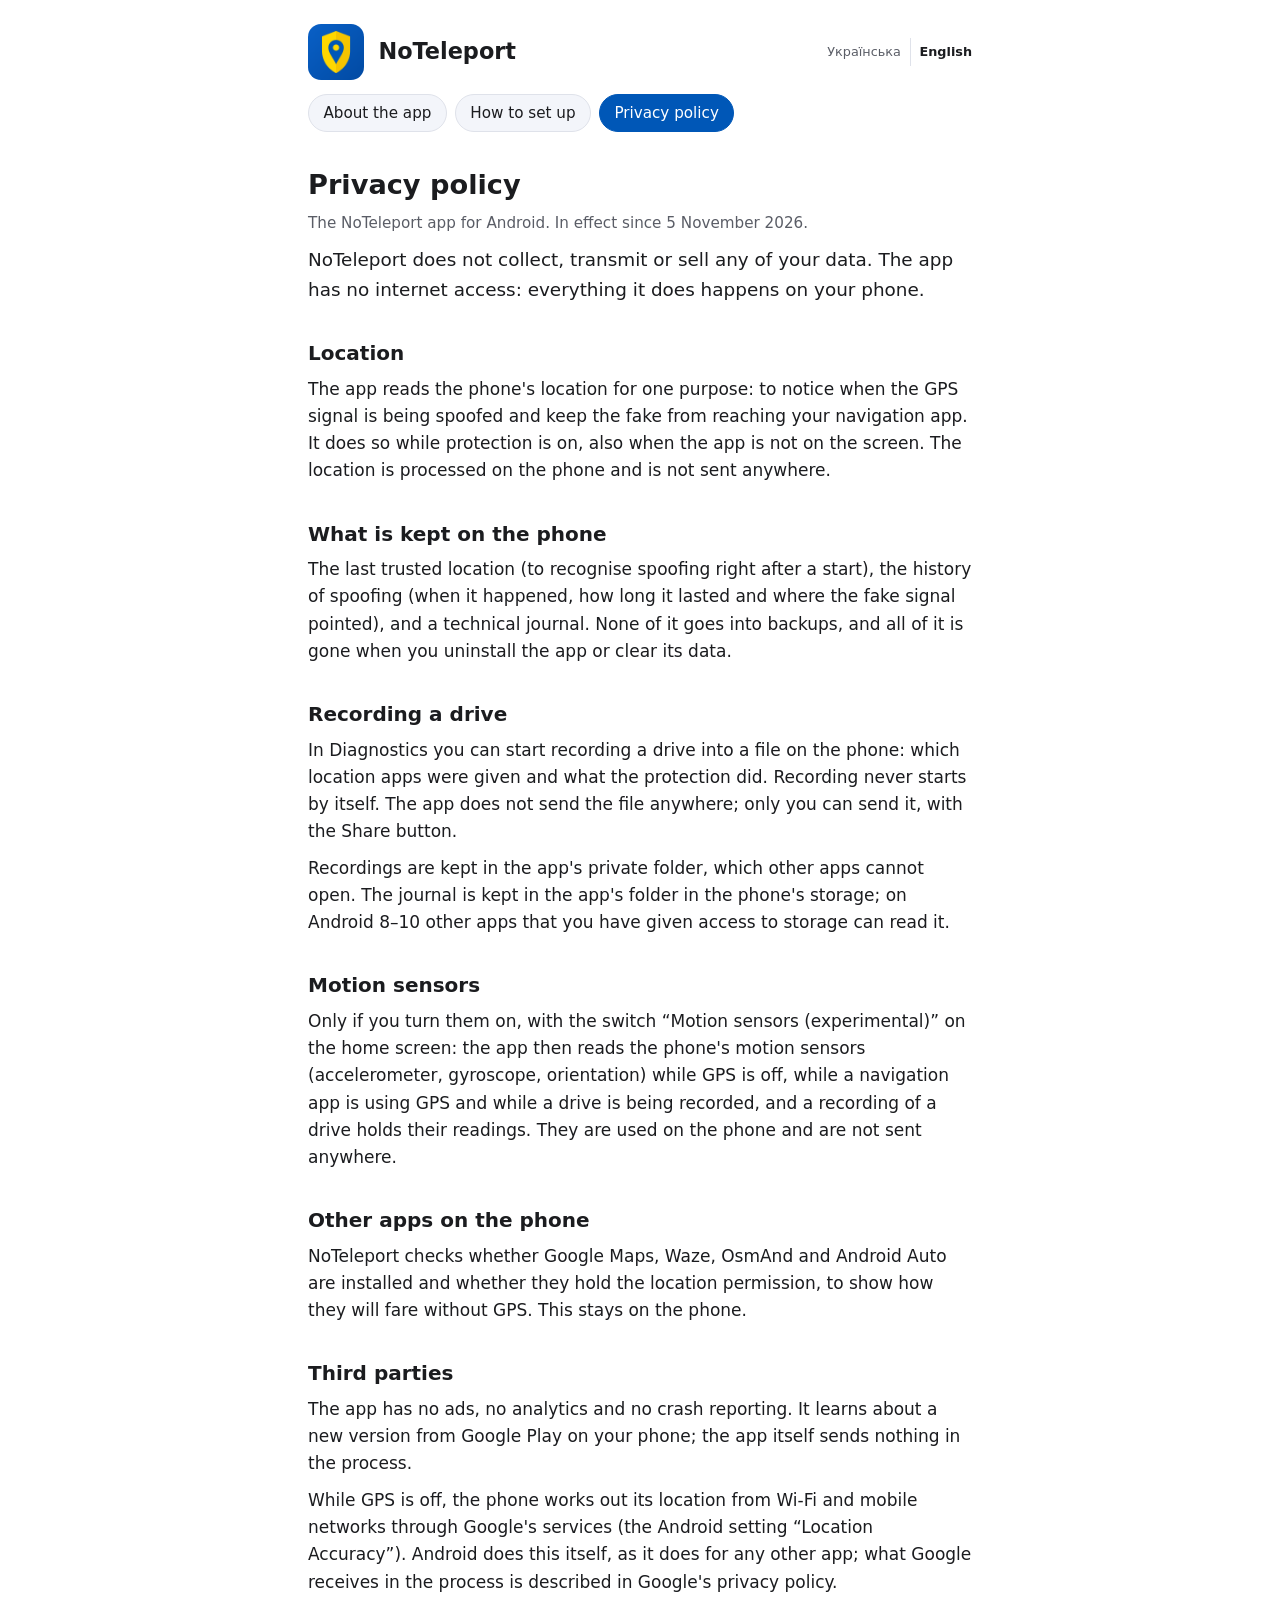
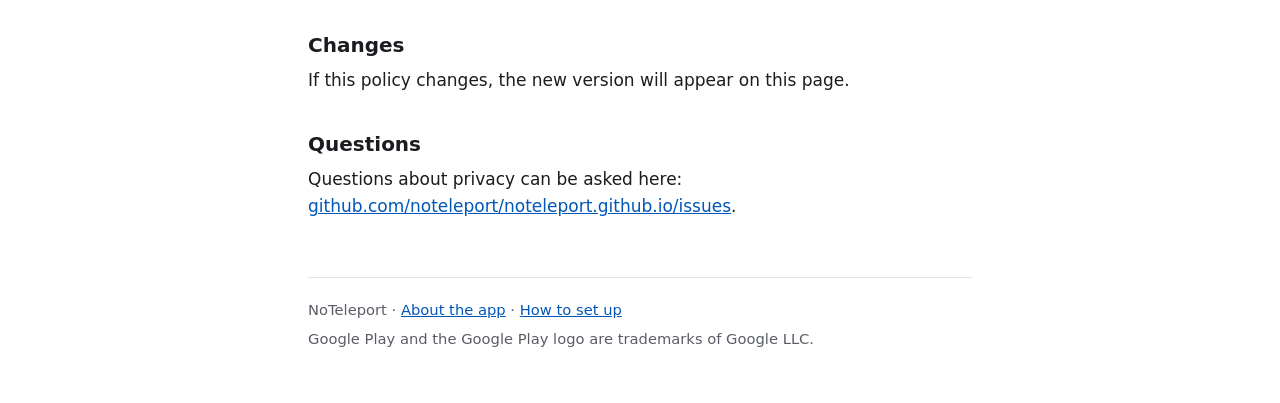
<file: en/privacy/index.html>
<!doctype html>
<html lang="en">
<head>
  <meta charset="utf-8">
  <meta name="viewport" content="width=device-width, initial-scale=1">
  <title>NoTeleport: privacy policy</title>
  <meta name="description" content="The privacy policy of the NoTeleport app: what the app reads, what it keeps on the phone, and why it sends nothing anywhere.">
  <meta property="og:title" content="NoTeleport: privacy policy">
  <meta property="og:description" content="The privacy policy of the NoTeleport app: what the app reads, what it keeps on the phone, and why it sends nothing anywhere.">
  <meta property="og:image" content="https://noteleport.github.io/icon.png">
  <meta property="og:url" content="https://noteleport.github.io/en/privacy/">
  <link rel="alternate" hreflang="uk" href="https://noteleport.github.io/privacy/">
  <link rel="alternate" hreflang="en" href="https://noteleport.github.io/en/privacy/">
  <link rel="alternate" hreflang="x-default" href="https://noteleport.github.io/privacy/">
  <link rel="icon" href="../../icon.png">
  <link rel="stylesheet" href="../../style.css?v=c97f074e">
</head>
<body>
<main>
  <header>
    <a class="brand" href="../../en/"><img src="../../icon.png" alt=""><span>NoTeleport</span></a>
    <div class="lang">
      <a href="../../privacy/" lang="uk" hreflang="uk"><span class="long">Українська</span><span class="short">Укр</span></a>
      <a href="../../en/privacy/" lang="en" hreflang="en" aria-current="true"><span class="long">English</span><span class="short">Eng</span></a>
    </div>
  </header>
  <nav>
    <a href="../../en/">About the app</a>
    <a href="../../en/setup/">How to set up</a>
    <a href="../../en/privacy/" aria-current="page">Privacy policy</a>
  </nav>

  <section>
    <h1>Privacy policy</h1>
    <p class="muted">The NoTeleport app for Android. In effect since 5 November 2026.</p>

    <p class="lead">NoTeleport does not collect, transmit or sell any of your data. The app has no internet access: everything it does happens on your phone.</p>

    <h2>Location</h2>
    <p>The app reads the phone's location for one purpose: to notice when the GPS signal is being spoofed and keep the fake from reaching your navigation app. It does so while protection is on, also when the app is not on the screen. The location is processed on the phone and is not sent anywhere.</p>

    <h2>What is kept on the phone</h2>
    <p>The last trusted location (to recognise spoofing right after a start), the history of spoofing (when it happened, how long it lasted and where the fake signal pointed), and a technical journal. None of it goes into backups, and all of it is gone when you uninstall the app or clear its data.</p>

    <h2>Recording a drive</h2>
    <p>In Diagnostics you can start recording a drive into a file on the phone: which location apps were given and what the protection did. Recording never starts by itself. The app does not send the file anywhere; only you can send it, with the Share button.</p>
    <p>Recordings are kept in the app's private folder, which other apps cannot open. The journal is kept in the app's folder in the phone's storage; on Android 8–10 other apps that you have given access to storage can read it.</p>

    <h2>Motion sensors</h2>
    <p>Only if you turn them on, with the switch “Motion sensors (experimental)” on the home screen: the app then reads the phone's motion sensors (accelerometer, gyroscope, orientation) while GPS is off, while a navigation app is using GPS and while a drive is being recorded, and a recording of a drive holds their readings. They are used on the phone and are not sent anywhere.</p>

    <h2>Other apps on the phone</h2>
    <p>NoTeleport checks whether Google Maps, Waze, OsmAnd and Android Auto are installed and whether they hold the location permission, to show how they will fare without GPS. This stays on the phone.</p>

    <h2>Third parties</h2>
    <p>The app has no ads, no analytics and no crash reporting. It learns about a new version from Google Play on your phone; the app itself sends nothing in the process.</p>
    <p>While GPS is off, the phone works out its location from Wi-Fi and mobile networks through Google's services (the Android setting “Location Accuracy”). Android does this itself, as it does for any other app; what Google receives in the process is described in Google's privacy policy.</p>

    <h2>Changes</h2>
    <p>If this policy changes, the new version will appear on this page.</p>

    <h2>Questions</h2>
    <p>Questions about privacy can be asked here: <a href="https://github.com/noteleport/noteleport.github.io/issues">github.com/noteleport/noteleport.github.io/issues</a>.</p>
  </section>

  <footer>
    <p>NoTeleport · <a href="../../en/">About the app</a> · <a href="../../en/setup/">How to set up</a></p>
    <p>Google Play and the Google Play logo are trademarks of Google LLC.</p>
  </footer>
</main>
</body>
</html>
</file>
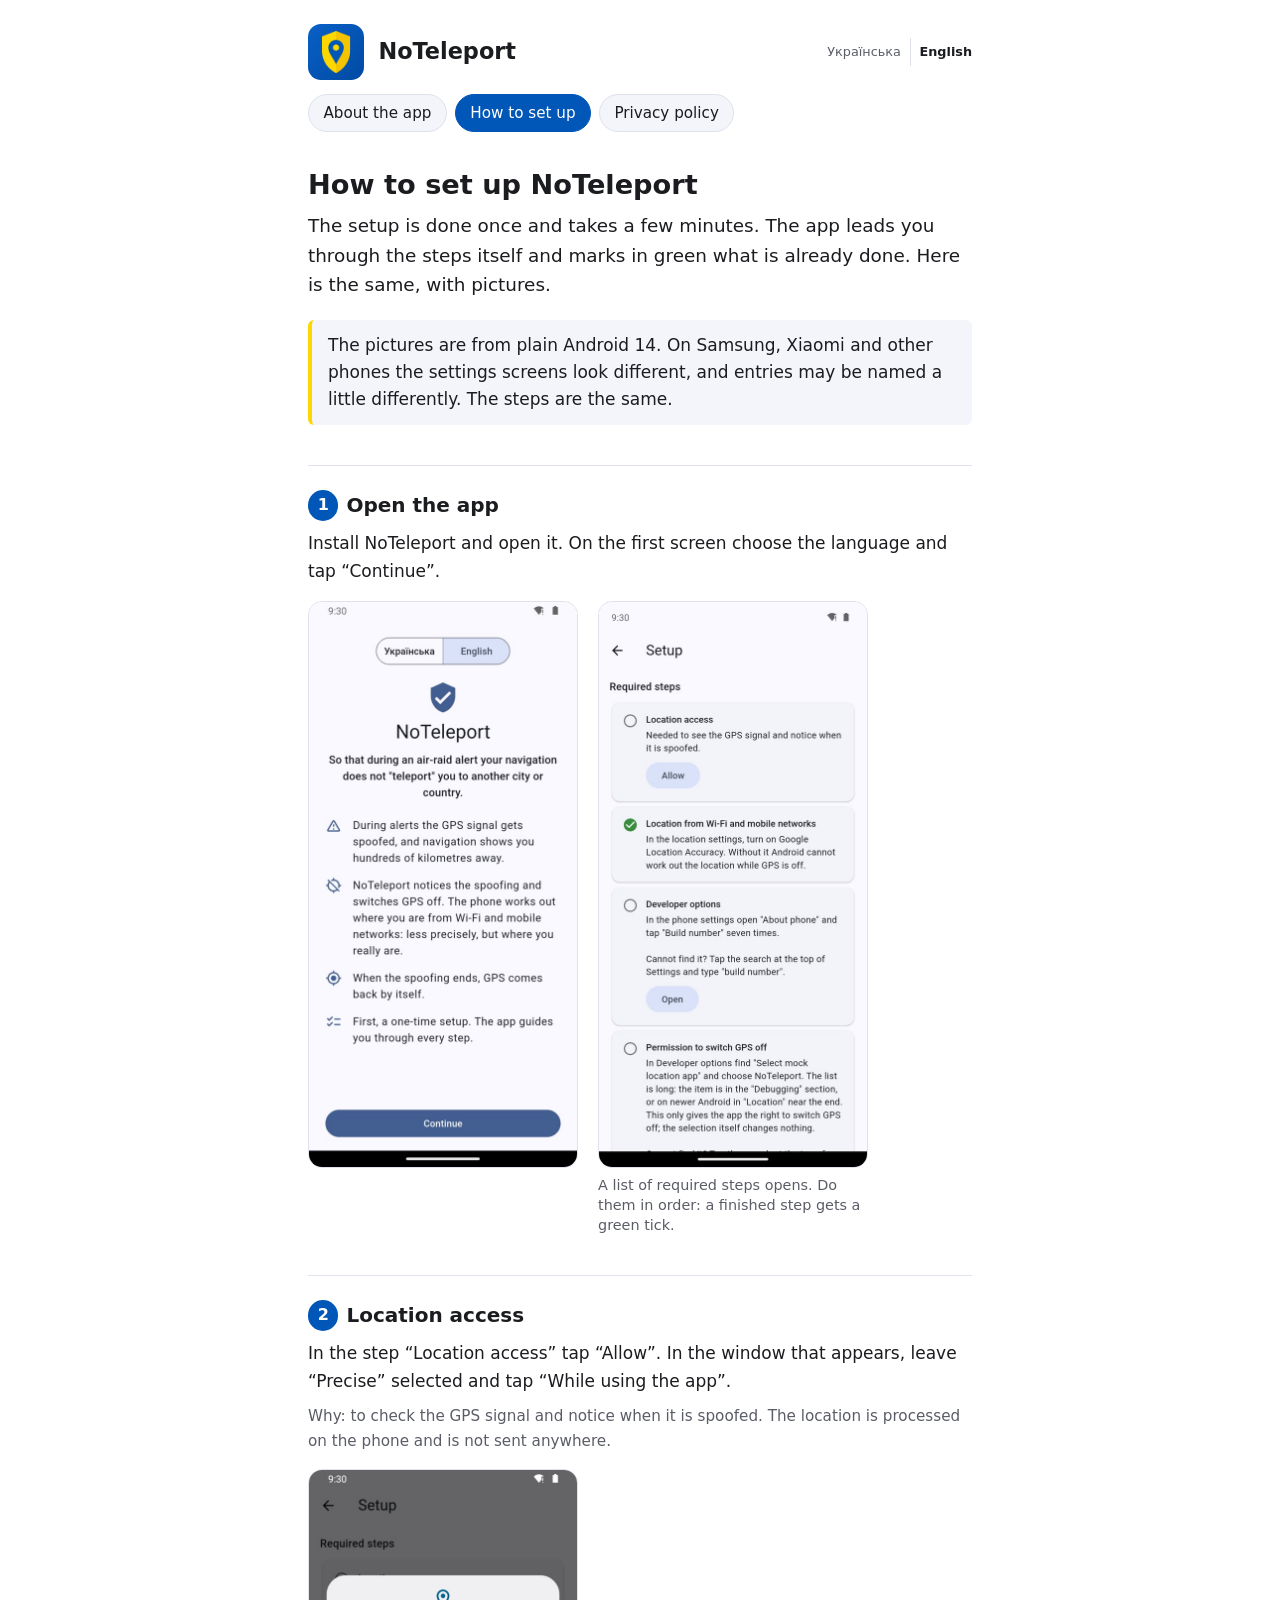
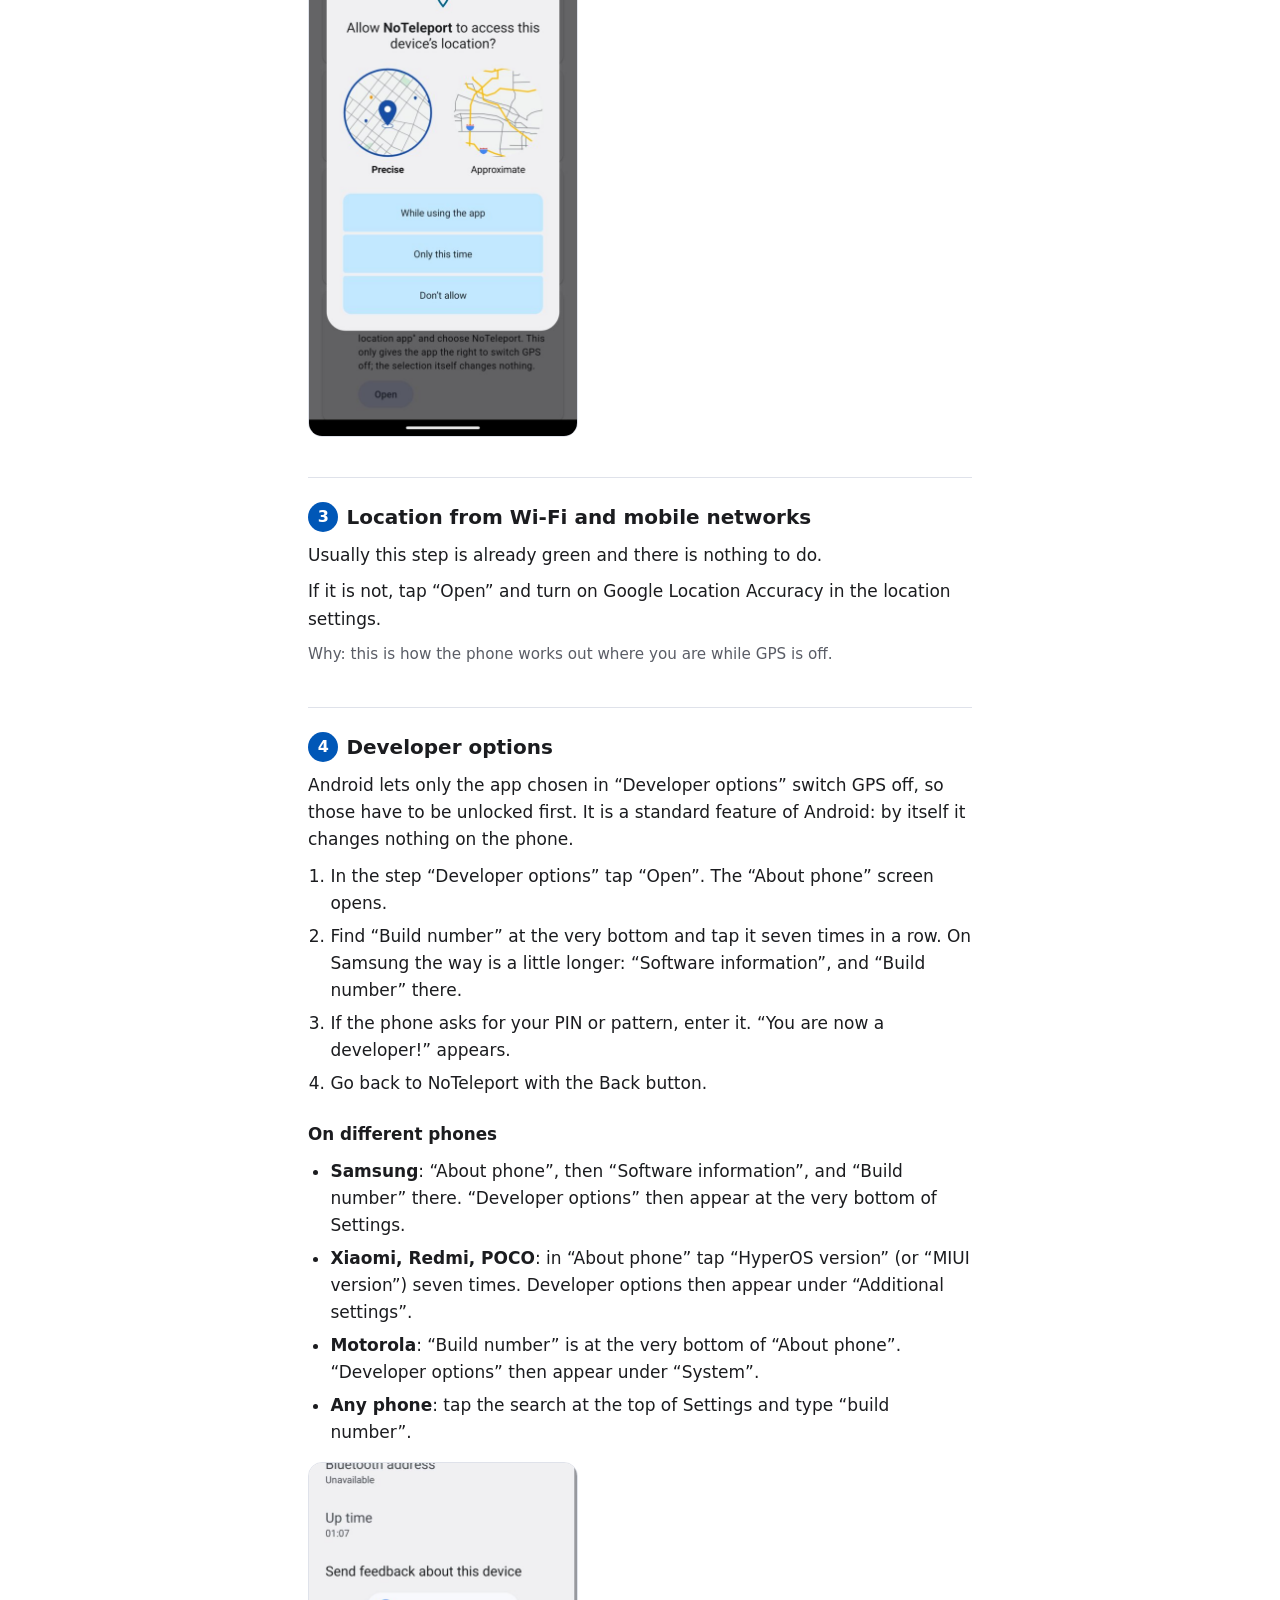
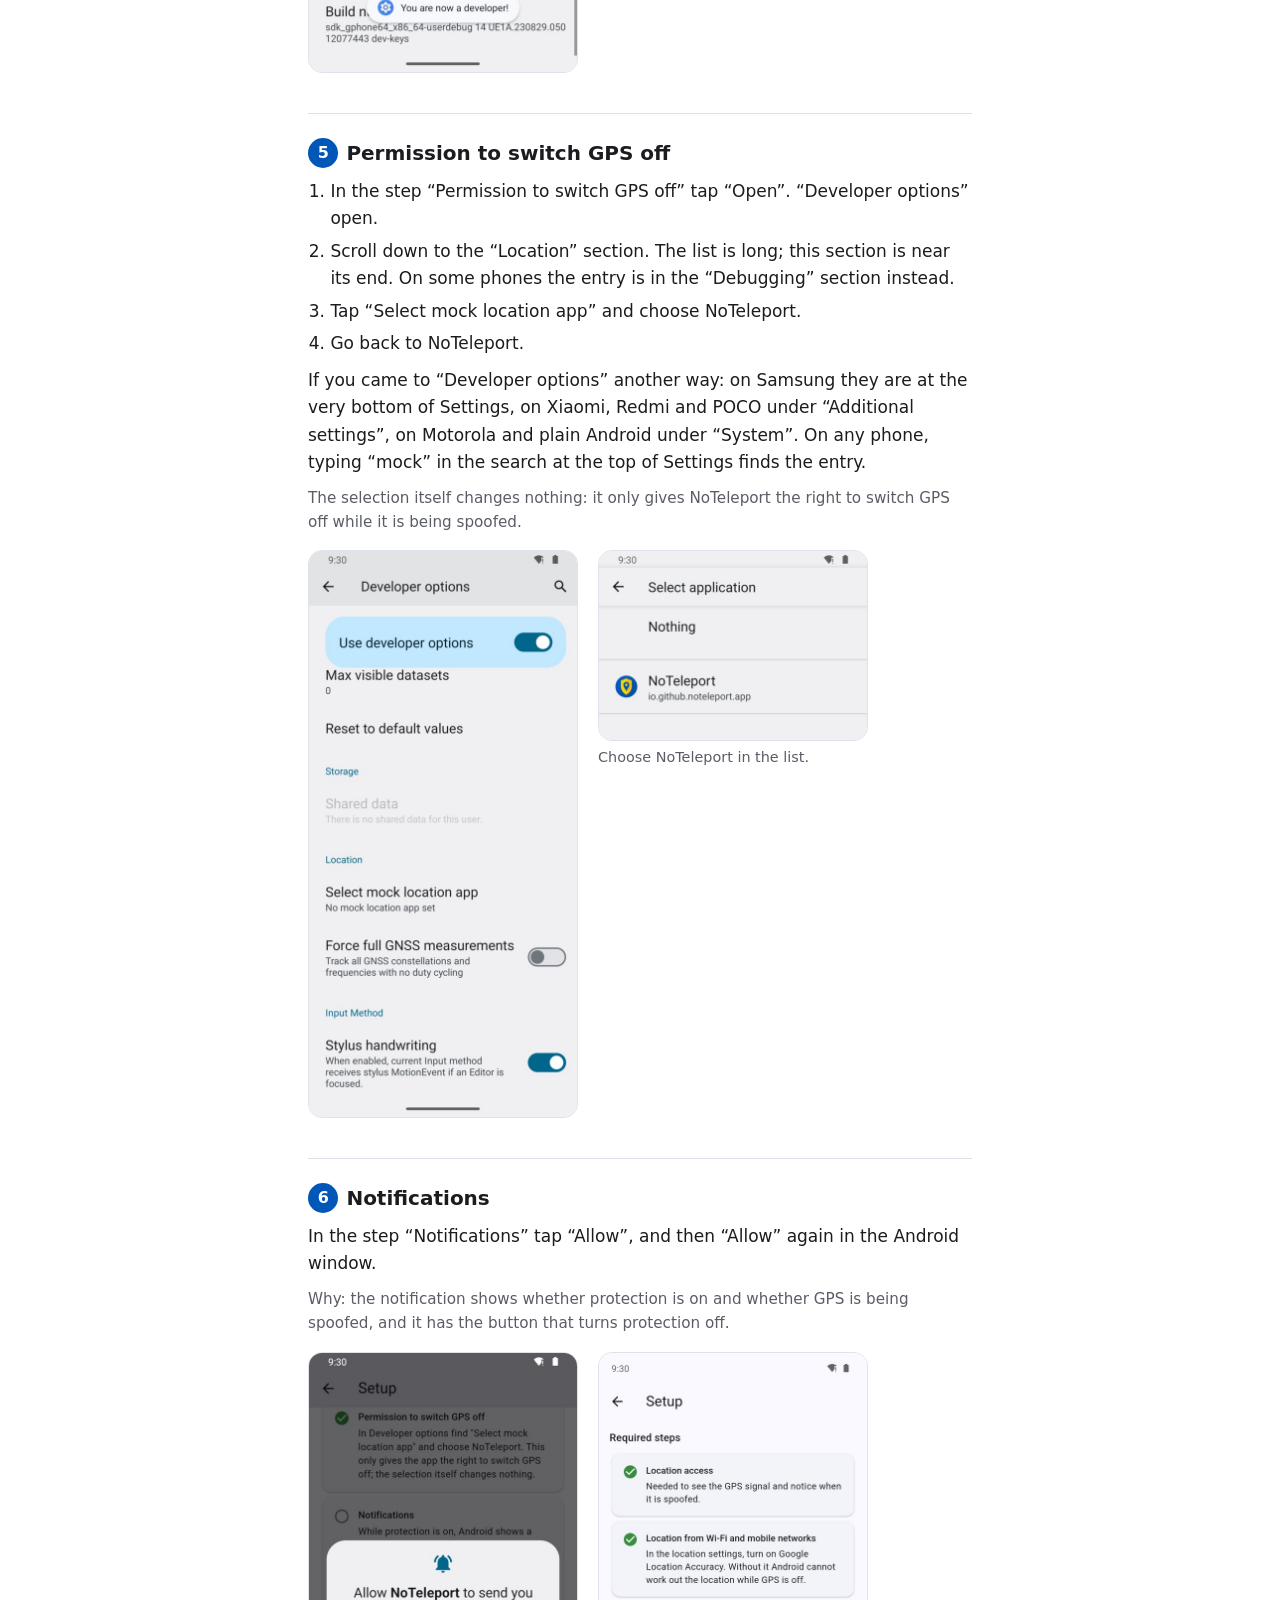
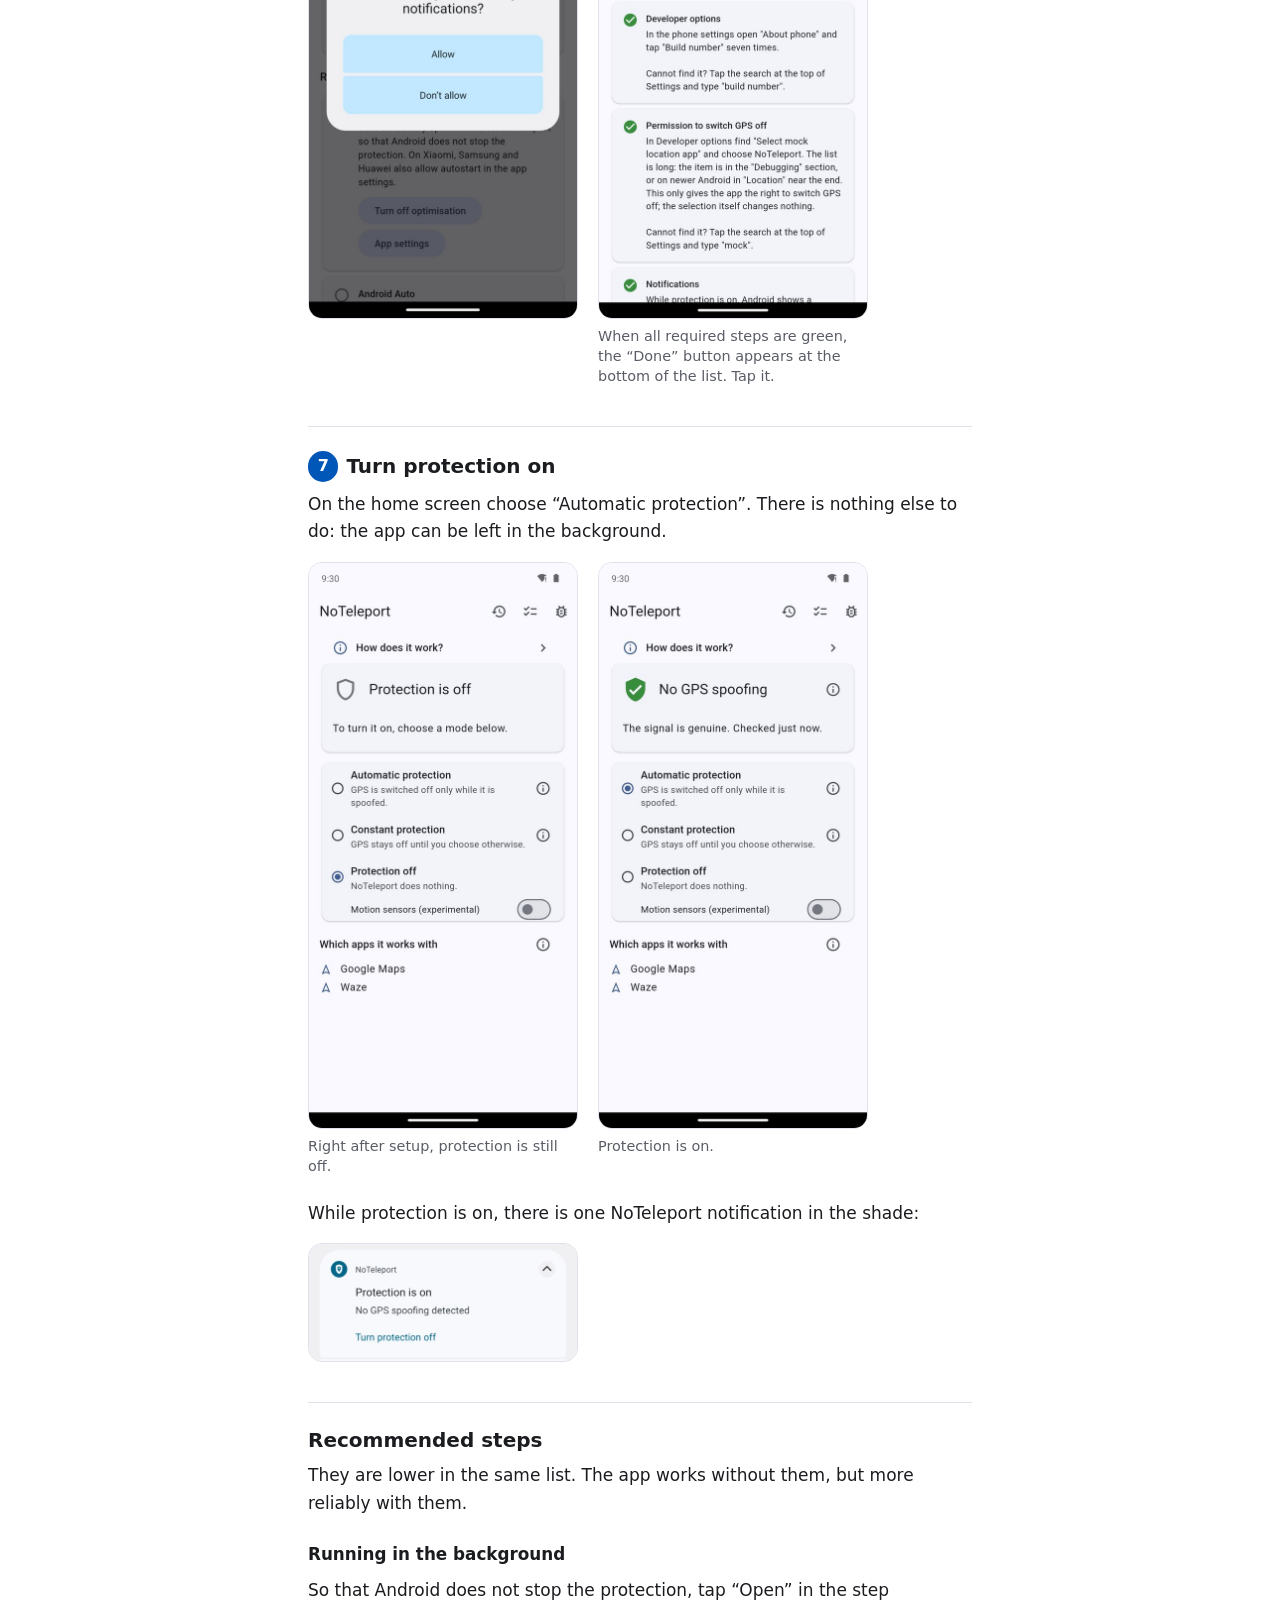
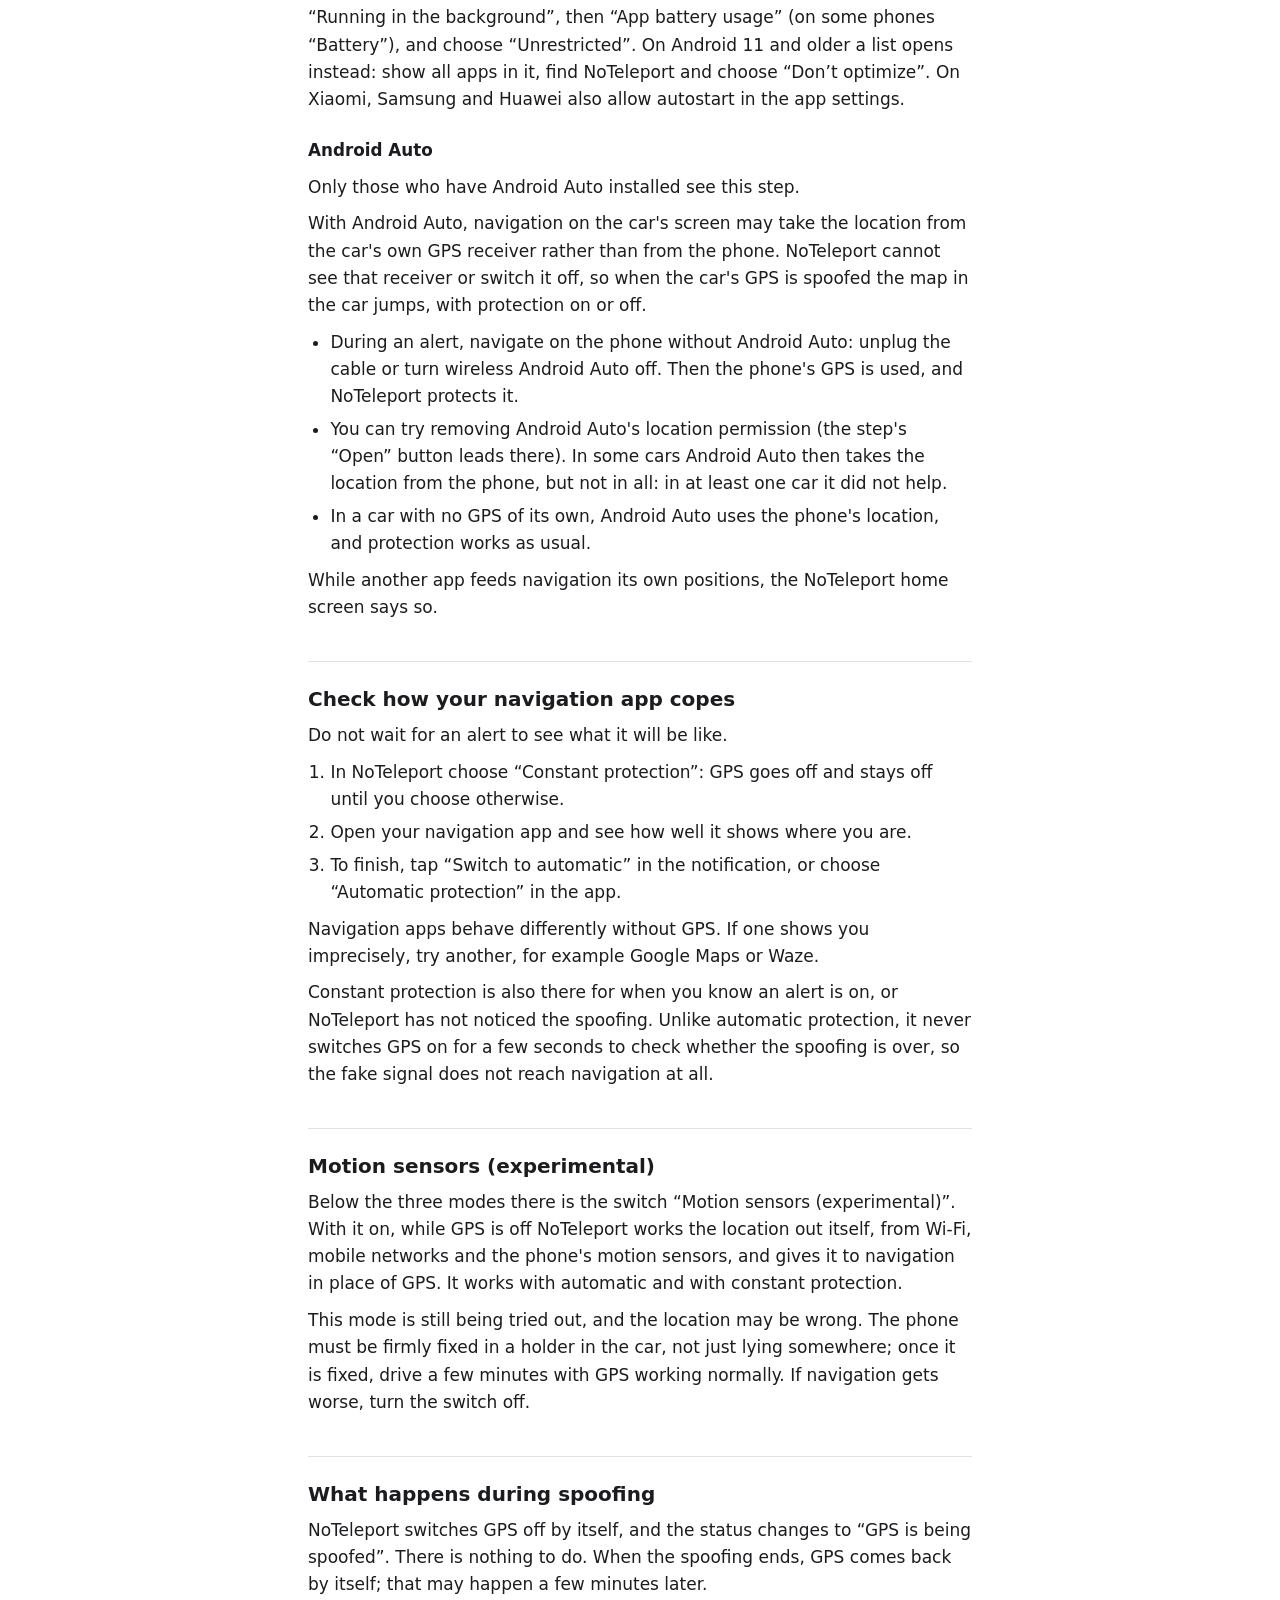
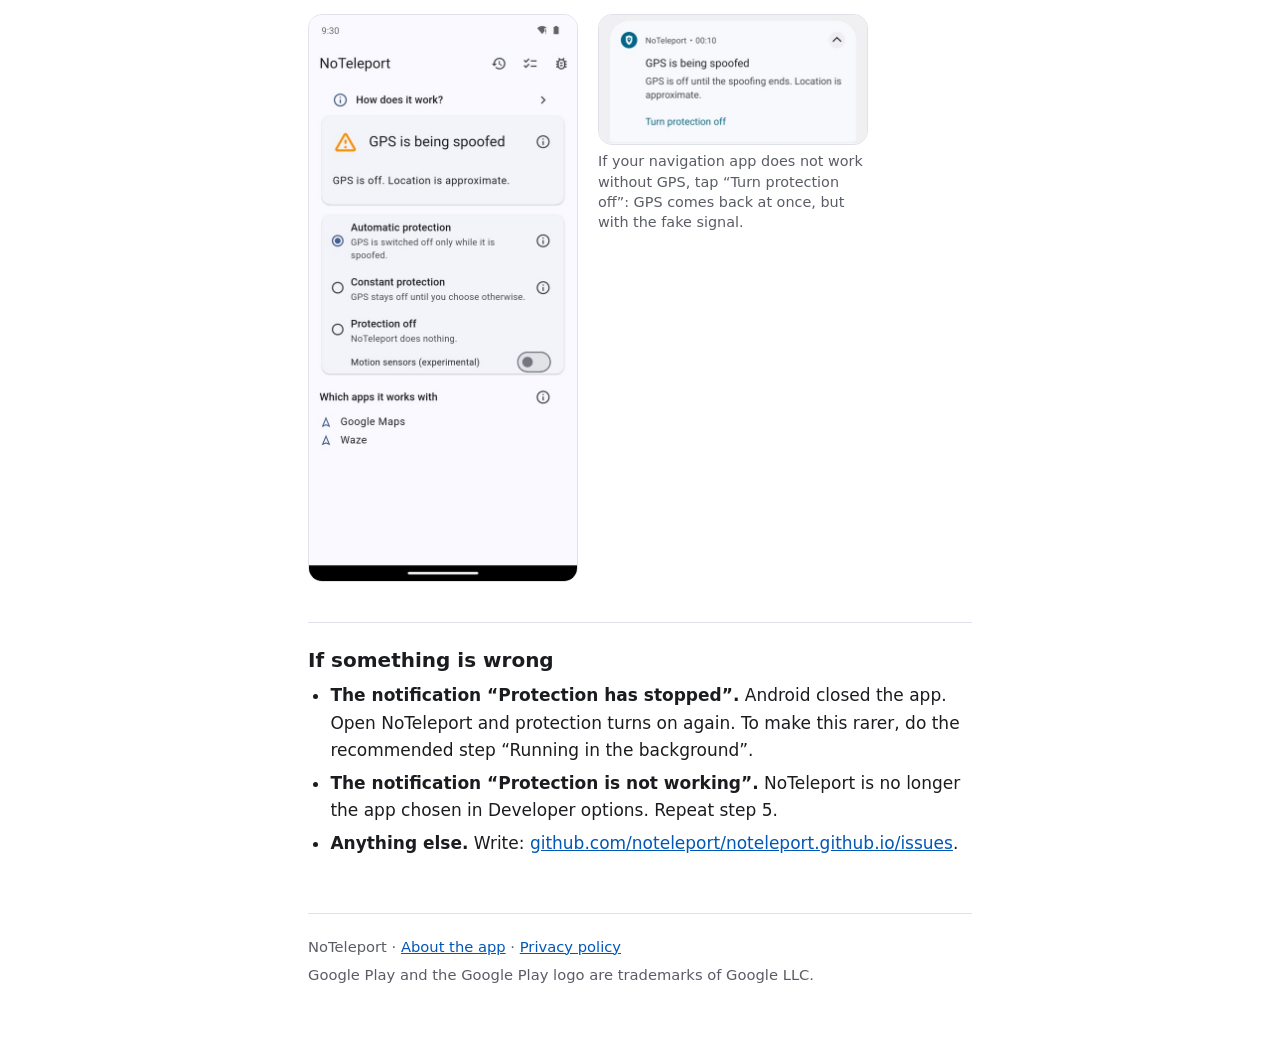
<file: en/setup/index.html>
<!doctype html>
<html lang="en">
<head>
  <meta charset="utf-8">
  <meta name="viewport" content="width=device-width, initial-scale=1">
  <title>How to set up NoTeleport</title>
  <meta name="description" content="A step-by-step guide with pictures: how to set up NoTeleport on a new phone.">
  <meta property="og:title" content="How to set up NoTeleport">
  <meta property="og:description" content="A step-by-step guide with pictures: how to set up NoTeleport on a new phone.">
  <meta property="og:image" content="https://noteleport.github.io/icon.png">
  <meta property="og:url" content="https://noteleport.github.io/en/setup/">
  <link rel="alternate" hreflang="uk" href="https://noteleport.github.io/setup/">
  <link rel="alternate" hreflang="en" href="https://noteleport.github.io/en/setup/">
  <link rel="alternate" hreflang="x-default" href="https://noteleport.github.io/setup/">
  <link rel="icon" href="../../icon.png">
  <link rel="stylesheet" href="../../style.css?v=c97f074e">
</head>
<body>
<main>
  <header>
    <a class="brand" href="../../en/"><img src="../../icon.png" alt=""><span>NoTeleport</span></a>
    <div class="lang">
      <a href="../../setup/" lang="uk" hreflang="uk"><span class="long">Українська</span><span class="short">Укр</span></a>
      <a href="../../en/setup/" lang="en" hreflang="en" aria-current="true"><span class="long">English</span><span class="short">Eng</span></a>
    </div>
  </header>
  <nav>
    <a href="../../en/">About the app</a>
    <a href="../../en/setup/" aria-current="page">How to set up</a>
    <a href="../../en/privacy/">Privacy policy</a>
  </nav>

  <h1>How to set up NoTeleport</h1>
  <p class="lead">The setup is done once and takes a few minutes. The app leads you through the steps itself and marks in green what is already done. Here is the same, with pictures.</p>
  <p class="note">The pictures are from plain Android 14. On Samsung, Xiaomi and other phones the settings screens look different, and entries may be named a little differently. The steps are the same.</p>

  <section class="step">
    <h2><span>1</span>Open the app</h2>
    <p>Install NoTeleport and open it. On the first screen choose the language and tap “Continue”.</p>
    <div class="shots">
      <figure>
        <img src="../../img/en/01-welcome.jpg" width="540" height="1140" loading="lazy" alt="The first screen of NoTeleport, with the choice of language and the “Continue” button">
      </figure>
      <figure>
        <img src="../../img/en/02-setup.jpg" width="540" height="1140" loading="lazy" alt="The list of “Required steps” in NoTeleport">
        <figcaption>A list of required steps opens. Do them in order: a finished step gets a green tick.</figcaption>
      </figure>
    </div>
  </section>

  <section class="step">
    <h2><span>2</span>Location access</h2>
    <p>In the step “Location access” tap “Allow”. In the window that appears, leave “Precise” selected and tap “While using the app”.</p>
    <p class="muted">Why: to check the GPS signal and notice when it is spoofed. The location is processed on the phone and is not sent anywhere.</p>
    <div class="shots">
      <figure>
        <img src="../../img/en/03-location.jpg" width="540" height="1140" loading="lazy" alt="The Android window: “Allow NoTeleport to access this device’s location?”">
      </figure>
    </div>
  </section>

  <section class="step">
    <h2><span>3</span>Location from Wi-Fi and mobile networks</h2>
    <p>Usually this step is already green and there is nothing to do.</p>
    <p>If it is not, tap “Open” and turn on Google Location Accuracy in the location settings.</p>
    <p class="muted">Why: this is how the phone works out where you are while GPS is off.</p>
  </section>

  <section class="step">
    <h2><span>4</span>Developer options</h2>
    <p>Android lets only the app chosen in “Developer options” switch GPS off, so those have to be unlocked first. It is a standard feature of Android: by itself it changes nothing on the phone.</p>
    <ol>
      <li>In the step “Developer options” tap “Open”. The “About phone” screen opens.</li>
      <li>Find “Build number” at the very bottom and tap it seven times in a row. On Samsung the way is a little longer: “Software information”, and “Build number” there.</li>
      <li>If the phone asks for your PIN or pattern, enter it. “You are now a developer!” appears.</li>
      <li>Go back to NoTeleport with the Back button.</li>
    </ol>
    <h3>On different phones</h3>
    <ul>
      <li><b>Samsung</b>: “About phone”, then “Software information”, and “Build number” there. “Developer options” then appear at the very bottom of Settings.</li>
      <li><b>Xiaomi, Redmi, POCO</b>: in “About phone” tap “HyperOS version” (or “MIUI version”) seven times. Developer options then appear under “Additional settings”.</li>
      <li><b>Motorola</b>: “Build number” is at the very bottom of “About phone”. “Developer options” then appear under “System”.</li>
      <li><b>Any phone</b>: tap the search at the top of Settings and type “build number”.</li>
    </ul>
    <div class="shots">
      <figure>
        <img src="../../img/en/04-build-number.jpg" width="540" height="420" loading="lazy" alt="The bottom of the “About phone” screen: “Build number” and the message “You are now a developer!”">
      </figure>
    </div>
  </section>

  <section class="step">
    <h2><span>5</span>Permission to switch GPS off</h2>
    <ol>
      <li>In the step “Permission to switch GPS off” tap “Open”. “Developer options” open.</li>
      <li>Scroll down to the “Location” section. The list is long; this section is near its end. On some phones the entry is in the “Debugging” section instead.</li>
      <li>Tap “Select mock location app” and choose NoTeleport.</li>
      <li>Go back to NoTeleport.</li>
    </ol>
    <p>If you came to “Developer options” another way: on Samsung they are at the very bottom of Settings, on Xiaomi, Redmi and POCO under “Additional settings”, on Motorola and plain Android under “System”. On any phone, typing “mock” in the search at the top of Settings finds the entry.</p>
    <p class="muted">The selection itself changes nothing: it only gives NoTeleport the right to switch GPS off while it is being spoofed.</p>
    <div class="shots">
      <figure>
        <img src="../../img/en/05-dev-options.jpg" width="540" height="1140" loading="lazy" alt="“Developer options”, the “Location” section, the entry “Select mock location app”">
      </figure>
      <figure>
        <img src="../../img/en/06-mock-app.jpg" width="540" height="380" loading="lazy" alt="The “Select application” list with NoTeleport in it">
        <figcaption>Choose NoTeleport in the list.</figcaption>
      </figure>
    </div>
  </section>

  <section class="step">
    <h2><span>6</span>Notifications</h2>
    <p>In the step “Notifications” tap “Allow”, and then “Allow” again in the Android window.</p>
    <p class="muted">Why: the notification shows whether protection is on and whether GPS is being spoofed, and it has the button that turns protection off.</p>
    <div class="shots">
      <figure>
        <img src="../../img/en/07-notifications.jpg" width="540" height="1140" loading="lazy" alt="The Android window: “Allow NoTeleport to send you notifications?”">
      </figure>
      <figure>
        <img src="../../img/en/08-setup-done.jpg" width="540" height="1140" loading="lazy" alt="All required steps have green ticks">
        <figcaption>When all required steps are green, the “Done” button appears at the bottom of the list. Tap it.</figcaption>
      </figure>
    </div>
  </section>

  <section class="step">
    <h2><span>7</span>Turn protection on</h2>
    <p>On the home screen choose “Automatic protection”. There is nothing else to do: the app can be left in the background.</p>
    <div class="shots">
      <figure>
        <img src="../../img/en/09-home-off.jpg" width="540" height="1140" loading="lazy" alt="The home screen of NoTeleport: “Protection is off”">
        <figcaption>Right after setup, protection is still off.</figcaption>
      </figure>
      <figure>
        <img src="../../img/en/10-home-on.jpg" width="540" height="1140" loading="lazy" alt="The home screen of NoTeleport: “No GPS spoofing”, with “Automatic protection” chosen">
        <figcaption>Protection is on.</figcaption>
      </figure>
    </div>
    <p>While protection is on, there is one NoTeleport notification in the shade:</p>
    <div class="shots">
      <figure>
        <img src="../../img/en/11-notification.jpg" width="540" height="235" loading="lazy" alt="The NoTeleport notification: “Protection is on. No GPS spoofing detected.” with the “Turn protection off” button">
      </figure>
    </div>
  </section>

  <section class="step">
    <h2>Recommended steps</h2>
    <p>They are lower in the same list. The app works without them, but more reliably with them.</p>
    <h3>Running in the background</h3>
    <p>So that Android does not stop the protection, tap “Open” in the step “Running in the background”, then “App battery usage” (on some phones “Battery”), and choose “Unrestricted”. On Android 11 and older a list opens instead: show all apps in it, find NoTeleport and choose “Don’t optimize”. On Xiaomi, Samsung and Huawei also allow autostart in the app settings.</p>
    <h3>Android Auto</h3>
    <p>Only those who have Android Auto installed see this step.</p>
    <p>With Android Auto, navigation on the car's screen may take the location from the car's own GPS receiver rather than from the phone. NoTeleport cannot see that receiver or switch it off, so when the car's GPS is spoofed the map in the car jumps, with protection on or off.</p>
    <ul>
      <li>During an alert, navigate on the phone without Android Auto: unplug the cable or turn wireless Android Auto off. Then the phone's GPS is used, and NoTeleport protects it.</li>
      <li>You can try removing Android Auto's location permission (the step's “Open” button leads there). In some cars Android Auto then takes the location from the phone, but not in all: in at least one car it did not help.</li>
      <li>In a car with no GPS of its own, Android Auto uses the phone's location, and protection works as usual.</li>
    </ul>
    <p>While another app feeds navigation its own positions, the NoTeleport home screen says so.</p>
  </section>

  <section class="step">
    <h2>Check how your navigation app copes</h2>
    <p>Do not wait for an alert to see what it will be like.</p>
    <ol>
      <li>In NoTeleport choose “Constant protection”: GPS goes off and stays off until you choose otherwise.</li>
      <li>Open your navigation app and see how well it shows where you are.</li>
      <li>To finish, tap “Switch to automatic” in the notification, or choose “Automatic protection” in the app.</li>
    </ol>
    <p>Navigation apps behave differently without GPS. If one shows you imprecisely, try another, for example Google Maps or Waze.</p>
    <p>Constant protection is also there for when you know an alert is on, or NoTeleport has not noticed the spoofing. Unlike automatic protection, it never switches GPS on for a few seconds to check whether the spoofing is over, so the fake signal does not reach navigation at all.</p>
  </section>

  <section class="step">
    <h2>Motion sensors (experimental)</h2>
    <p>Below the three modes there is the switch “Motion sensors (experimental)”. With it on, while GPS is off NoTeleport works the location out itself, from Wi-Fi, mobile networks and the phone's motion sensors, and gives it to navigation in place of GPS. It works with automatic and with constant protection.</p>
    <p>This mode is still being tried out, and the location may be wrong. The phone must be firmly fixed in a holder in the car, not just lying somewhere; once it is fixed, drive a few minutes with GPS working normally. If navigation gets worse, turn the switch off.</p>
  </section>

  <section class="step">
    <h2>What happens during spoofing</h2>
    <p>NoTeleport switches GPS off by itself, and the status changes to “GPS is being spoofed”. There is nothing to do. When the spoofing ends, GPS comes back by itself; that may happen a few minutes later.</p>
    <div class="shots">
      <figure>
        <img src="../../img/en/12-spoofing.jpg" width="540" height="1140" loading="lazy" alt="The home screen of NoTeleport: “GPS is being spoofed. GPS is off. Location is approximate.”">
      </figure>
      <figure>
        <img src="../../img/en/13-notification-spoofing.jpg" width="540" height="260" loading="lazy" alt="The NoTeleport notification: “GPS is being spoofed. GPS is off until the spoofing ends. Location is approximate.”">
        <figcaption>If your navigation app does not work without GPS, tap “Turn protection off”: GPS comes back at once, but with the fake signal.</figcaption>
      </figure>
    </div>
  </section>

  <section class="step">
    <h2>If something is wrong</h2>
    <ul>
      <li><strong>The notification “Protection has stopped”.</strong> Android closed the app. Open NoTeleport and protection turns on again. To make this rarer, do the recommended step “Running in the background”.</li>
      <li><strong>The notification “Protection is not working”.</strong> NoTeleport is no longer the app chosen in Developer options. Repeat step 5.</li>
      <li><strong>Anything else.</strong> Write: <a href="https://github.com/noteleport/noteleport.github.io/issues">github.com/noteleport/noteleport.github.io/issues</a>.</li>
    </ul>
  </section>

  <footer>
    <p>NoTeleport · <a href="../../en/">About the app</a> · <a href="../../en/privacy/">Privacy policy</a></p>
    <p>Google Play and the Google Play logo are trademarks of Google LLC.</p>
  </footer>
</main>
</body>
</html>
</file>
<file: style.css>
:root {
  --blue: #0057b7;
  --yellow: #ffd700;
  --text: #1b1c1f;
  --muted: #5a5d66;
  --line: #dfe2ea;
  --page: #ffffff;
  --soft: #f3f5fa;
}

@media (prefers-color-scheme: dark) {
  :root {
    --blue: #8ab4ff;
    --text: #e6e7eb;
    --muted: #a3a7b3;
    --line: #33363f;
    --page: #15161a;
    --soft: #1e2026;
  }
}

* { box-sizing: border-box; }

body {
  margin: 0;
  background: var(--page);
  color: var(--text);
  font: 17px/1.6 system-ui, -apple-system, "Segoe UI", Roboto, sans-serif;
}

main {
  max-width: 44rem;
  margin: 0 auto;
  padding: 1.5rem 1.25rem 3rem;
}

header {
  display: flex;
  align-items: center;
  justify-content: space-between;
  gap: 1rem;
  margin-bottom: 0.9rem;
}

.brand {
  display: flex;
  align-items: center;
  gap: 0.9rem;
  color: inherit;
  text-decoration: none;
  font-size: 1.4rem;
  font-weight: 600;
}

.brand img {
  width: 56px;
  height: 56px;
  border-radius: 13px;
}

/* The language of the page: each page has its twin in the other one. Small and plain, so
   that it is not taken for a part of the menu. */
.lang {
  display: flex;
  flex: none;
  font-size: 0.8rem;
}

.lang a {
  padding: 0.25rem 0;
  color: var(--muted);
  text-decoration: none;
}

.lang a + a {
  margin-left: 0.55rem;
  padding-left: 0.55rem;
  border-left: 1px solid var(--line);
}

.lang a[aria-current] { color: var(--text); font-weight: 600; }
.lang a:not([aria-current]):hover { text-decoration: underline; }
.lang .short { display: none; }

@media (max-width: 30rem) {
  .lang .long { display: none; }
  .lang .short { display: inline; }
}

/* The menu: a row of rounded buttons that wraps on a phone; the page one is on is filled. */
nav {
  display: flex;
  flex-wrap: wrap;
  gap: 0.5rem;
  margin: 0 0 2.25rem;
}

nav a {
  padding: 0.35rem 0.9rem;
  border: 1px solid var(--line);
  border-radius: 999px;
  background: var(--soft);
  color: var(--text);
  font-size: 0.95rem;
  text-decoration: none;
  white-space: nowrap;
}

nav a:hover { border-color: var(--blue); color: var(--blue); }

nav a[aria-current="page"] {
  border-color: var(--blue);
  background: var(--blue);
  color: var(--page);
}

h1 { font-size: 1.7rem; line-height: 1.25; margin: 0 0 0.6rem; }
h2 { font-size: 1.25rem; line-height: 1.3; margin: 2.25rem 0 0.4rem; }
h3 { font-size: 1.05rem; margin: 1.5rem 0 0.25rem; }
p { margin: 0.6rem 0; }
ol, ul { margin: 0.6rem 0; padding-left: 1.4rem; }
li { margin: 0.35rem 0; }

/* Addresses are long words; let them break rather than run off a phone's screen. */
a { color: var(--blue); overflow-wrap: anywhere; }

.lead { font-size: 1.15rem; }
.muted { color: var(--muted); font-size: 0.95rem; }

.note {
  margin: 1.25rem 0;
  padding: 0.75rem 1rem;
  background: var(--soft);
  border-left: 4px solid var(--yellow);
  border-radius: 6px;
}

/* The way to the app in the store: Google's own badge, as Google draws it. */
.store { margin: 1.25rem 0 0.25rem; }
.store img { display: block; width: auto; height: 60px; }

/* What the app does not do with the user's data: said first, each line with a tick. */
.promises {
  margin: 1.25rem 0 0.5rem;
  padding: 0.9rem 1rem 0.9rem 1rem;
  list-style: none;
  background: var(--soft);
  border-radius: 10px;
}

.promises li {
  position: relative;
  margin: 0.45rem 0;
  padding-left: 1.75rem;
}

.promises li::before {
  content: "✓";
  position: absolute;
  left: 0.15rem;
  color: #1e8e3e;
  font-weight: 700;
}

/* Pictures of the phone's screen: side by side where there is room, never wider than a phone. */
.shots {
  display: flex;
  flex-wrap: wrap;
  gap: 1rem 1.25rem;
  margin: 1rem 0 1.5rem;
}

figure { margin: 0; flex: 0 1 270px; }

figure img {
  display: block;
  width: 100%;
  height: auto;
  border: 1px solid var(--line);
  border-radius: 14px;
}

figcaption {
  margin-top: 0.4rem;
  color: var(--muted);
  font-size: 0.9rem;
  line-height: 1.4;
}

/* A step of the setup: its number stands out, so that the place is easy to find again. */
.step {
  margin-top: 2.5rem;
  padding-top: 1.5rem;
  border-top: 1px solid var(--line);
}

.step h2 { margin-top: 0; }

.step h2 span {
  display: inline-block;
  min-width: 1.9rem;
  margin-right: 0.5rem;
  padding: 0 0.5rem;
  border-radius: 1rem;
  background: var(--blue);
  color: var(--page);
  font-size: 1rem;
  line-height: 1.9rem;
  text-align: center;
  vertical-align: 0.1em;
}

hr {
  border: 0;
  border-top: 1px solid var(--line);
  margin: 3rem 0 2rem;
}

footer {
  margin-top: 3.5rem;
  padding-top: 1rem;
  border-top: 1px solid var(--line);
  color: var(--muted);
  font-size: 0.92rem;
}

footer p { margin: 0.3rem 0; }
</file>
